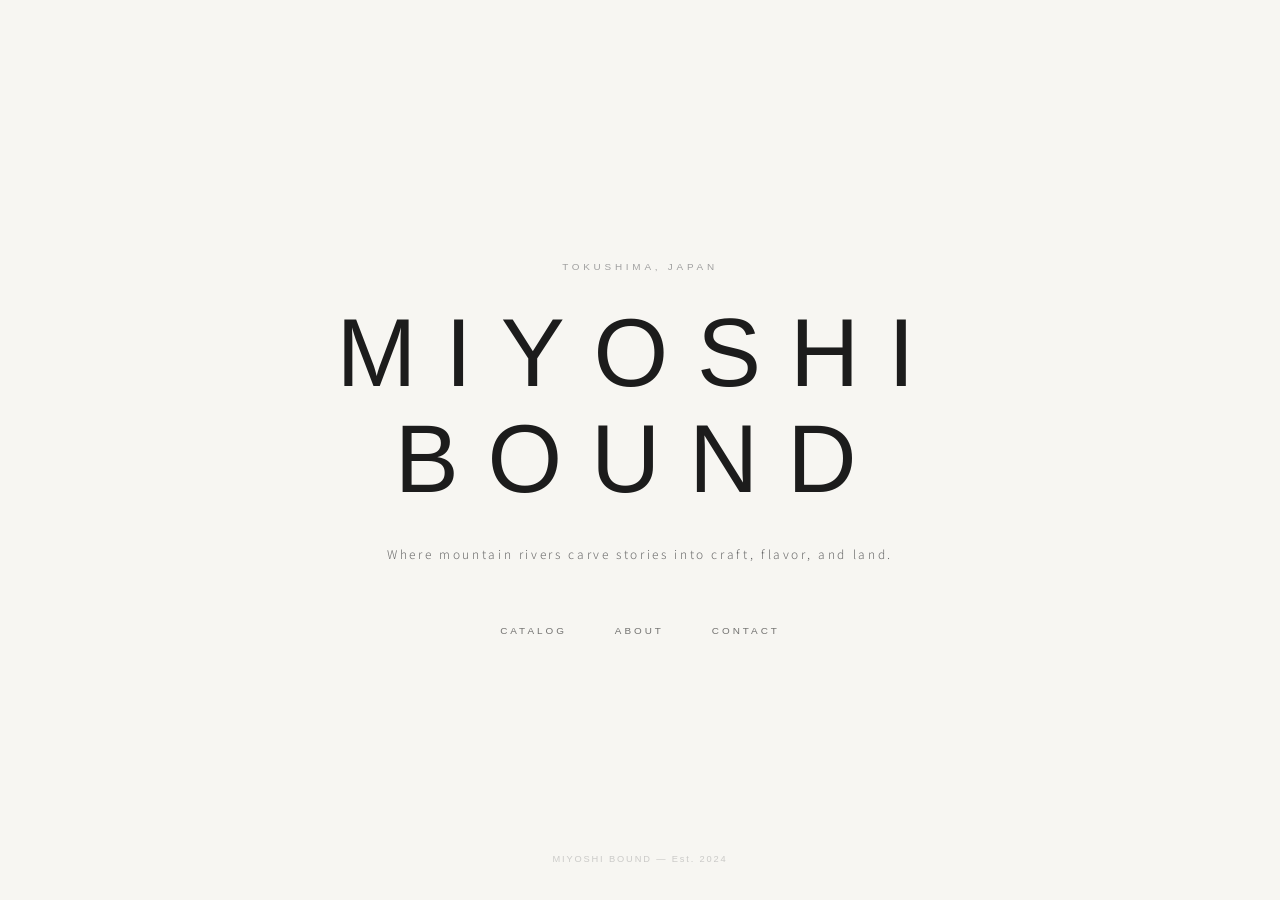
<file: index.html>
<!DOCTYPE html>
<html lang="en">
<head>
  <meta charset="UTF-8">
  <meta name="viewport" content="width=device-width, initial-scale=1.0">
  <title>MIYOSHI BOUND</title>
  <meta name="description" content="A curated platform for artisans and producers of Miyoshi, Tokushima.">
  <link rel="stylesheet" href="css/style.css">
  <style>
    html, body { overflow: hidden; height: 100%; }
    /* 背景をオフホワイトに上書き */
    .hero { background: var(--bg) !important; }
    .hero__overlay { background: transparent !important; }
    .hero__content { color: var(--ink) !important; }
    .hero__eyebrow { color: var(--ink-muted) !important; opacity: 1 !important; }
    .hero__title { color: var(--ink) !important; }
    .hero__subtitle { color: var(--ink-light) !important; opacity: 1 !important; }
    .hero__nav a { color: var(--ink) !important; opacity: 0.6 !important; }
    .hero__nav a:hover { opacity: 1 !important; border-bottom-color: var(--ink) !important; }
    .hero__footer { color: var(--ink-muted) !important; opacity: 0.5 !important; }
    /* ナビを中央揃えに */
    .hero__nav { justify-content: center !important; }

    /* Entrance animation */
    .hero__content > * {
      opacity: 0;
      transform: translateY(14px);
      animation: fadeUp 1.1s ease forwards;
    }
    .hero__eyebrow  { animation-delay: 0.3s; }
    .hero__title    { animation-delay: 0.6s; }
    .hero__subtitle { animation-delay: 0.9s; }
    .hero__nav      { animation-delay: 1.2s; }
    @keyframes fadeUp { to { opacity: 1; transform: translateY(0); } }
  </style>
</head>
<body>

  <section class="hero">
    <!-- 背景画像: /images/hero.jpg に差し替えてください -->
    <div class="hero__overlay"></div>

    <div class="hero__content">
      <p class="hero__eyebrow">Tokushima, Japan</p>
      <h1 class="hero__title">MIYOSHI<br>BOUND</h1>
      <p class="hero__subtitle">Where mountain rivers carve stories into craft, flavor, and land.</p>
      <nav>
        <ul class="hero__nav">
          <li><a href="index-catalog.html">Catalog</a></li>
          <li><a href="about.html">About</a></li>
          <li><a href="contact.html">Contact</a></li>
        </ul>
      </nav>
    </div>

    <p class="hero__footer">MIYOSHI BOUND — Est. 2024</p>
  </section>

  <script src="js/tracking.js"></script>
  <script>
    MiyoshiTrack.send({ shop: 'index', type: 'view' });
  </script>
</body>
</html>
</file>
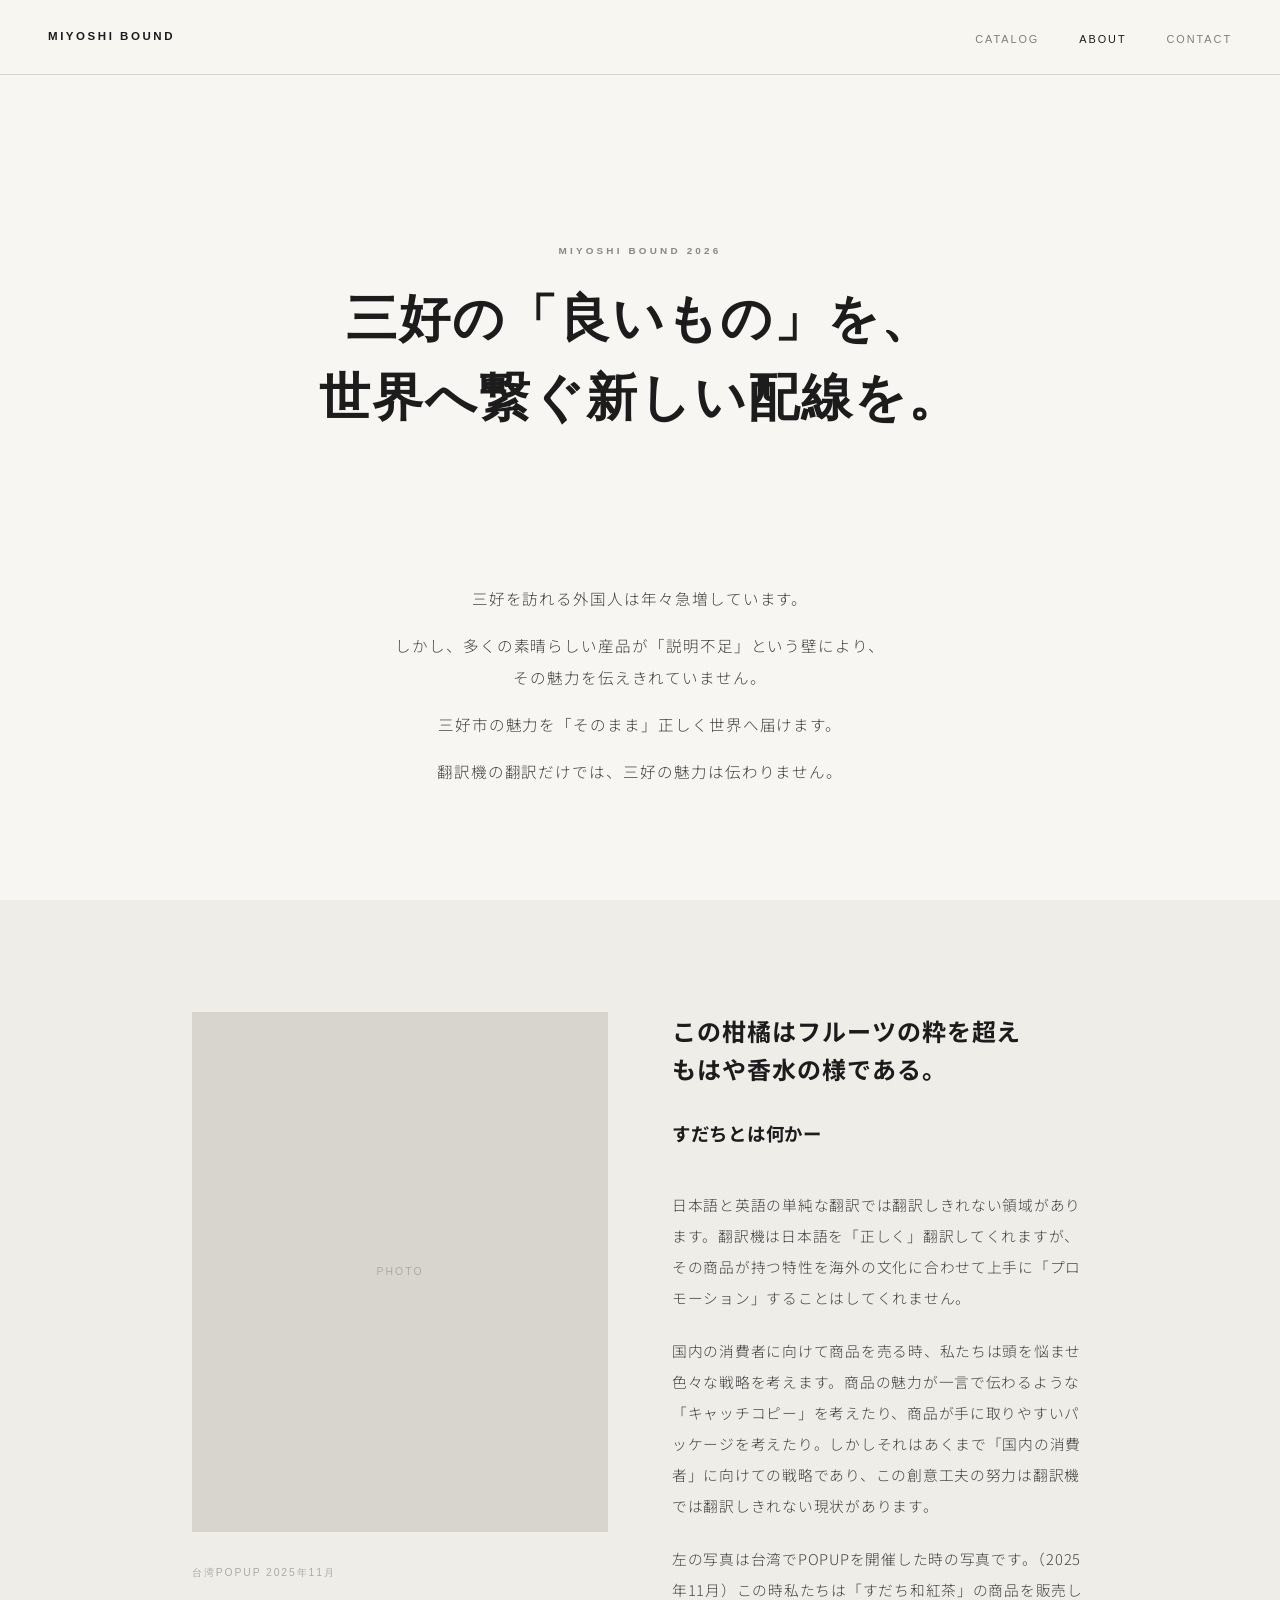
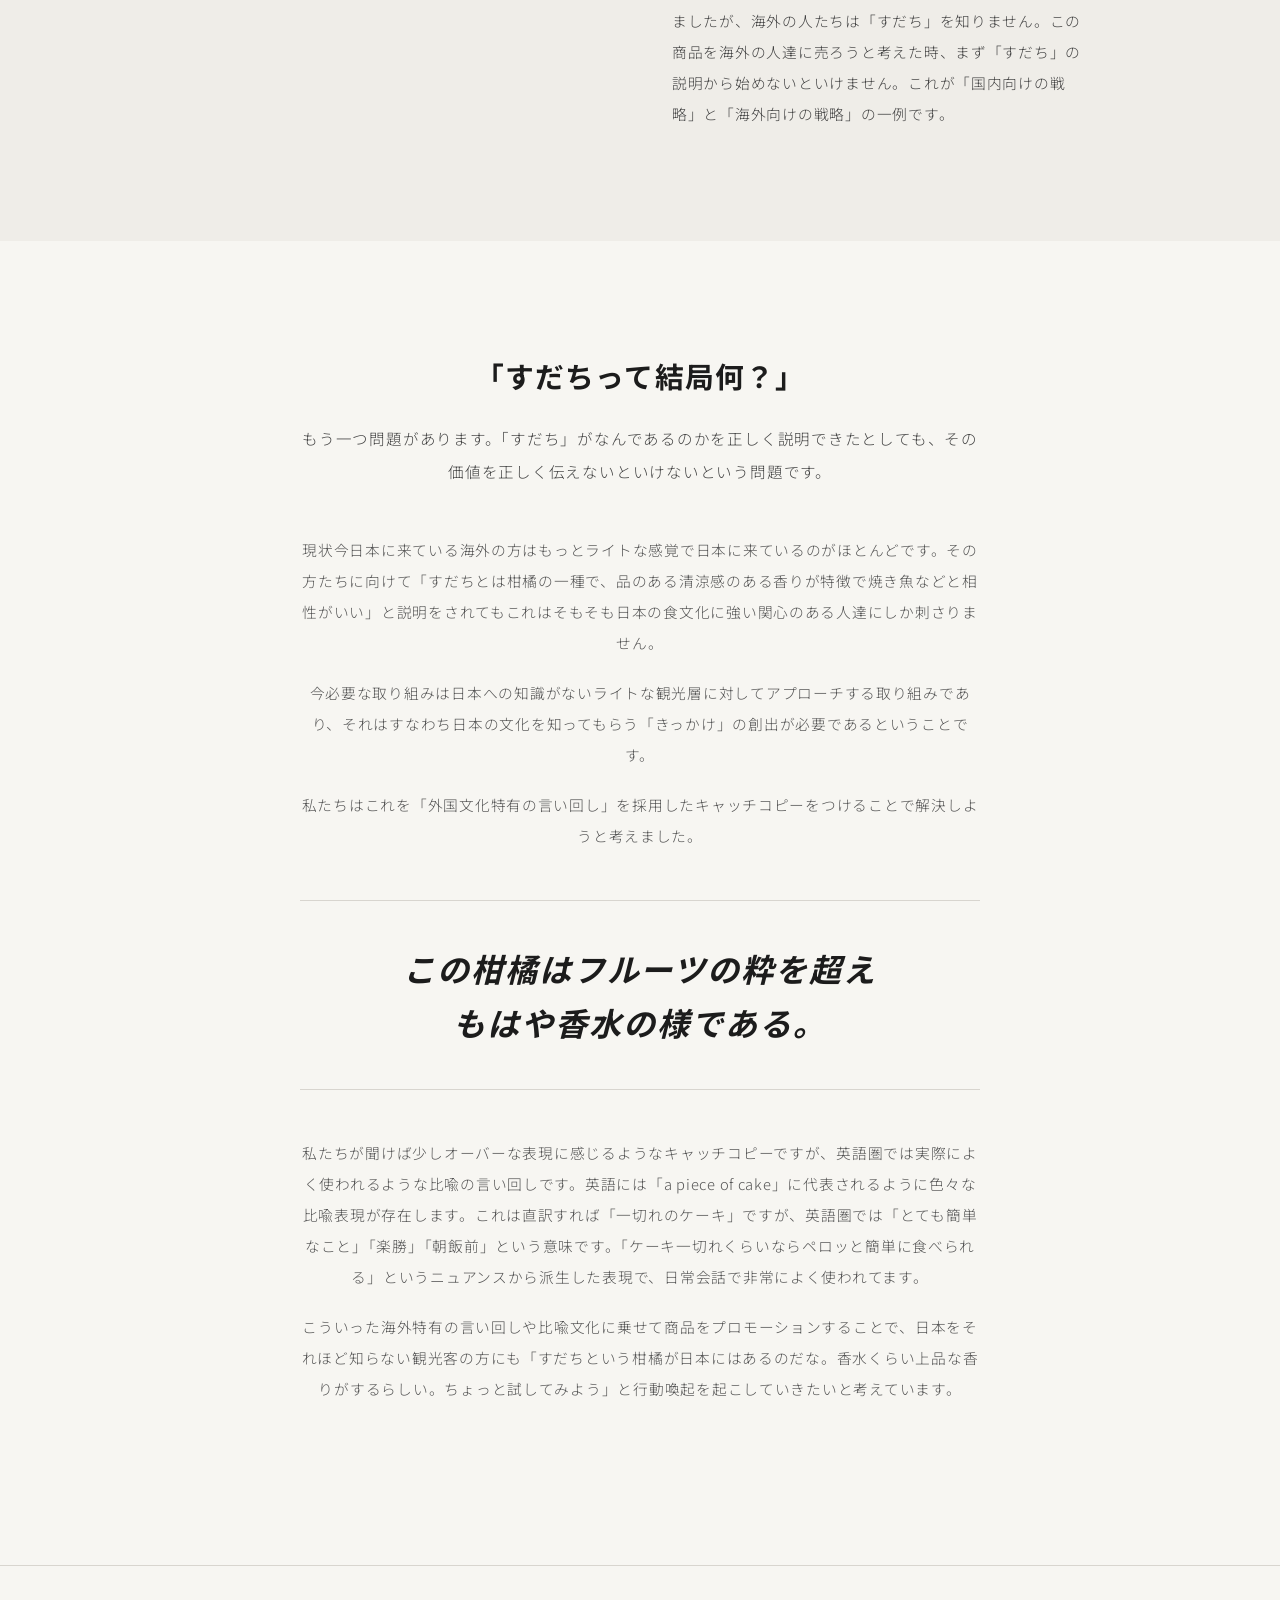
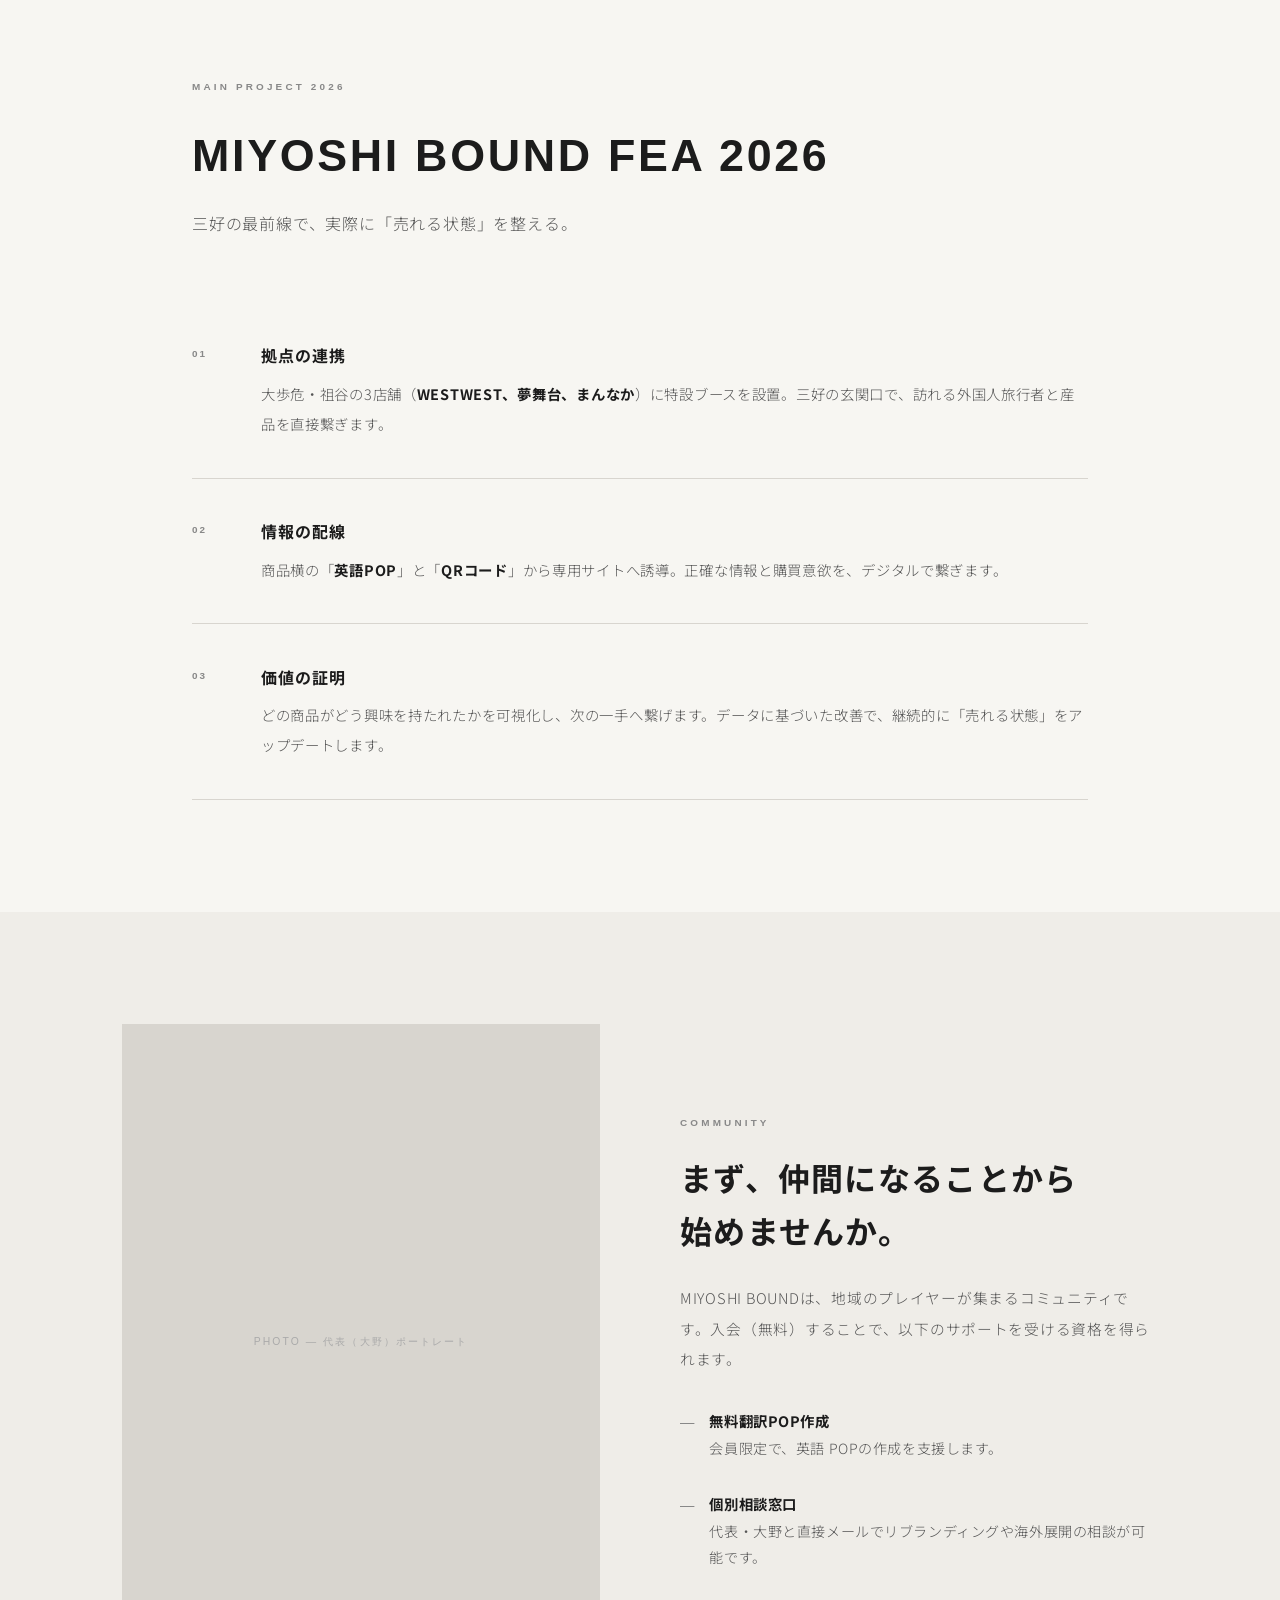
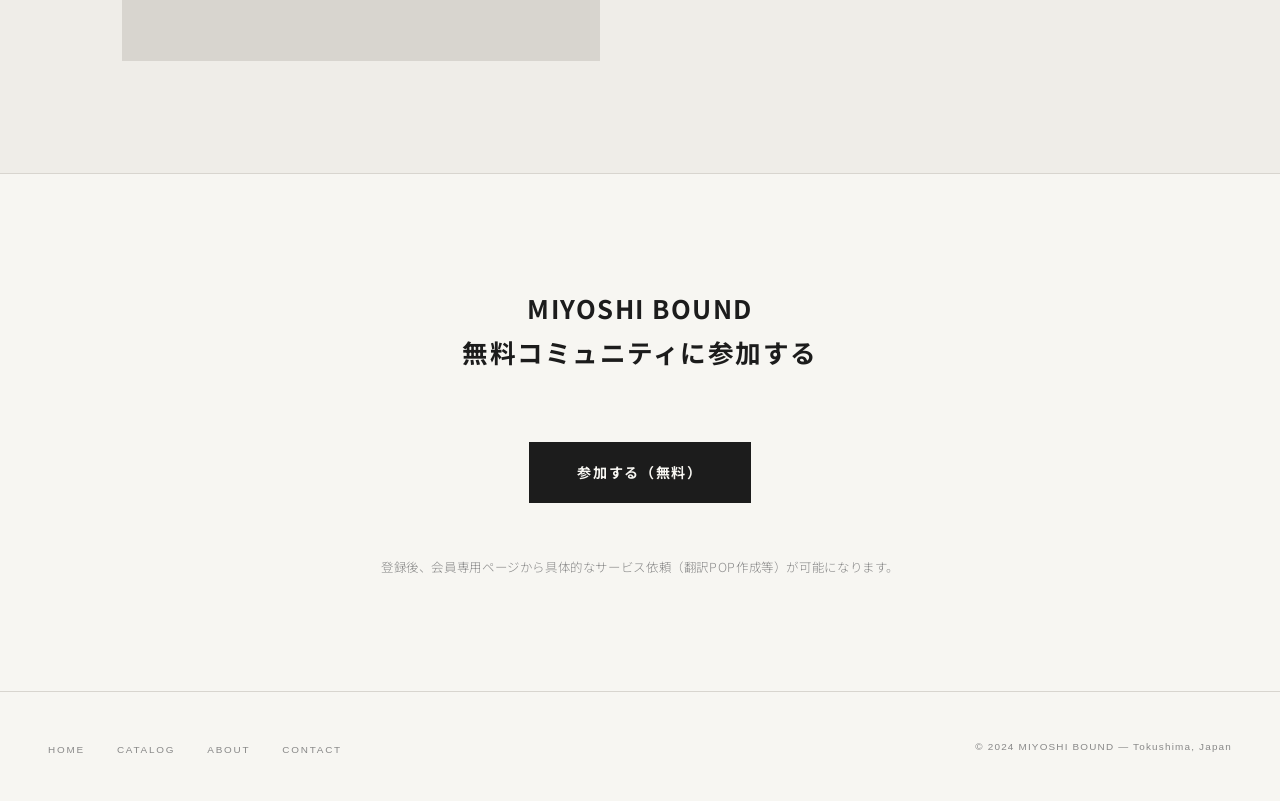
<file: about.html>
<!DOCTYPE html>
<html lang="ja">
<head>
  <meta charset="UTF-8" />
  <meta name="viewport" content="width=device-width, initial-scale=1.0" />
  <meta name="description" content="MIYOSHI BOUNDは、三好市の良いものを世界へ繋ぐデジタルプラットフォームです。" />
  <title>About — MIYOSHI BOUND</title>

  <link rel="preconnect" href="https://fonts.googleapis.com" />
  <link rel="preconnect" href="https://fonts.gstatic.com" crossorigin />
  <link href="https://fonts.googleapis.com/css2?family=Noto+Sans+JP:wght@300;400;500;700&display=swap" rel="stylesheet" />
  <link rel="stylesheet" href="css/style.css" />

  <style>
    *, *::before, *::after { box-sizing: border-box; margin: 0; padding: 0; }

    body {
      background: #F7F6F2;
      color: #1C1C1C;
      font-family: 'Noto Sans JP', Helvetica, Arial, sans-serif;
      line-height: 1.8;
      letter-spacing: 0.05em;
    }

    /* Nav */
    .a-nav {
      position: fixed; top: 0; left: 0; right: 0; z-index: 100;
      display: flex; justify-content: space-between; align-items: center;
      padding: 1.4rem 3rem;
      background: rgba(247,246,242,0.93);
      backdrop-filter: blur(8px);
      border-bottom: 1px solid #D8D5CF;
    }
    .a-nav__logo {
      font-family: Helvetica, Arial, sans-serif;
      font-size: 0.72rem; font-weight: 700;
      letter-spacing: 0.22em; text-transform: uppercase;
      color: #1C1C1C; text-decoration: none;
    }
    .a-nav__links { list-style: none; display: flex; gap: 2.5rem; }
    .a-nav__links a {
      font-family: Helvetica, Arial, sans-serif;
      font-size: 0.68rem; letter-spacing: 0.18em; text-transform: uppercase;
      color: #1C1C1C; text-decoration: none; opacity: 0.55; transition: opacity 0.2s;
    }
    .a-nav__links a:hover, .a-nav__links a[aria-current] { opacity: 1; }
    @media (max-width: 640px) {
      .a-nav { padding: 1.1rem 1.5rem; }
      .a-nav__links { gap: 1.4rem; }
    }

    /* Utilities */
    .wrap { max-width: 960px; margin: 0 auto; padding: 0 2rem; }
    .wrap--wide { max-width: 1100px; margin: 0 auto; padding: 0 2rem; }
    .section { padding: 7rem 0; }
    .section--accent { background: #EFEDE8; }
    .section--bordered { border-top: 1px solid #D8D5CF; }

    .eyebrow {
      font-family: Helvetica, Arial, sans-serif;
      font-size: 0.62rem; font-weight: 700;
      letter-spacing: 0.32em; text-transform: uppercase;
      color: #888; margin-bottom: 1.2rem;
    }

    /* Fade-in */
    .fi { opacity: 0; transform: translateY(22px); transition: opacity 0.7s ease, transform 0.7s ease; }
    .fi.on { opacity: 1; transform: none; }

    /* Photo placeholder */
    .photo-ph {
      background: #D8D5CF;
      display: flex; align-items: center; justify-content: center; overflow: hidden;
    }
    .photo-ph span {
      font-family: Helvetica, Arial, sans-serif;
      font-size: 0.65rem; letter-spacing: 0.2em; text-transform: uppercase; color: #aaa;
    }
    .photo-ph img { width: 100%; height: 100%; object-fit: cover; display: block; }

    /* 1. HERO */
    .hero { padding-top: 9rem; padding-bottom: 0; }
    .hero__head { text-align: center; padding-bottom: 3.5rem; }
    .hero__title {
      font-size: clamp(1.9rem, 5vw, 3.2rem);
      font-weight: 700; line-height: 1.55; letter-spacing: 0.04em;
      margin: 0.8rem 0 2rem;
    }
    .hero__body { max-width: 660px; margin: 3.5rem auto 0; text-align: center; }
    .hero__body p {
      font-size: 0.97rem; line-height: 2.1;
      letter-spacing: 0.06em; color: #444; margin-bottom: 0.9rem;
    }

    /* 2. INSIGHT */
    .insight__headline {
      font-size: clamp(1.2rem, 3vw, 1.75rem);
      font-weight: 700; line-height: 1.65; letter-spacing: 0.04em;
      margin-bottom: 4rem;
    }
    /* 2カラム：左に写真、右に長文テキスト */
    .insight__cols {
      display: grid;
      grid-template-columns: 1fr 1fr;
      gap: 4rem;
      align-items: start;
    }
    @media (max-width: 720px) { .insight__cols { grid-template-columns: 1fr; } }
    .insight__col { display: flex; flex-direction: column; gap: 1.4rem; }
    .insight__img { width: 100%; aspect-ratio: 4 / 5; }
    .insight__text { font-size: 0.92rem; line-height: 2.1; letter-spacing: 0.05em; color: #444; }
    .insight__text p { margin-bottom: 1.4rem; }
    .insight__text p:last-child { margin-bottom: 0; }
    .insight__text strong { color: #1C1C1C; font-weight: 700; }
    .insight__lead {
      font-size: clamp(1.1rem, 2.5vw, 1.5rem);
      font-weight: 700; line-height: 1.6; letter-spacing: 0.04em;
      color: #1C1C1C; margin-bottom: 0.5rem;
    }
    .insight__sub {
      font-size: clamp(0.95rem, 2vw, 1.15rem);
      font-weight: 700; line-height: 1.6; letter-spacing: 0.04em;
      color: #1C1C1C; margin-bottom: 1.2rem;
    }
    .insight__caption {
      font-family: Helvetica, Arial, sans-serif;
      font-size: 0.65rem; letter-spacing: 0.18em; text-transform: uppercase;
      color: #aaa; margin-top: 0.6rem;
    }

    /* 3. FEA */
    .fea__head { margin-bottom: 4rem; }
    .fea__title {
      font-family: Helvetica, Arial, sans-serif;
      font-size: clamp(1.7rem, 4vw, 2.8rem);
      font-weight: 700; letter-spacing: 0.06em; margin-bottom: 0.8rem;
    }
    .fea__subtitle { font-size: 1rem; line-height: 1.9; letter-spacing: 0.05em; color: #555; max-width: 520px; }
    .fea__item {
      display: grid; grid-template-columns: 2.8rem 1fr;
      gap: 1.5rem; align-items: start;
      padding: 2.4rem 0; border-bottom: 1px solid #D8D5CF;
    }
    .fea__item:first-of-type { border-top: 1px solid #D8D5CF; }
    .fea__num {
      font-family: Helvetica, Arial, sans-serif;
      font-size: 0.62rem; font-weight: 700; letter-spacing: 0.2em; color: #888; padding-top: 0.25rem;
    }
    .fea__item-title { font-size: 1rem; font-weight: 700; letter-spacing: 0.06em; margin-bottom: 0.55rem; }
    .fea__item-body { font-size: 0.9rem; line-height: 2.1; letter-spacing: 0.05em; color: #555; }
    .fea__item-body strong { color: #1C1C1C; font-weight: 700; }

    /* 4. COMMUNITY */
    .community__inner { display: grid; grid-template-columns: 1fr 1fr; gap: 5rem; align-items: center; }
    @media (max-width: 720px) { .community__inner { grid-template-columns: 1fr; gap: 3rem; } }
    .community__img { width: 100%; aspect-ratio: 3 / 4; }
    .community__headline {
      font-size: clamp(1.3rem, 3vw, 2rem);
      font-weight: 700; line-height: 1.65; letter-spacing: 0.04em; margin-bottom: 1.6rem;
    }
    .community__body { font-size: 0.92rem; line-height: 2.1; letter-spacing: 0.05em; color: #555; margin-bottom: 2rem; }
    .benefits { list-style: none; display: flex; flex-direction: column; gap: 1.8rem; }
    .benefits li {
      display: grid;
      grid-template-columns: auto 1fr;
      grid-template-rows: auto auto;
      column-gap: 0.9rem;
      font-size: 0.9rem; line-height: 1.9; letter-spacing: 0.04em; color: #444;
    }
    .benefits li::before {
      content: '—'; color: #888; font-family: Helvetica, Arial, sans-serif;
      grid-row: 1 / 3; align-self: start; padding-top: 0.1em; flex-shrink: 0;
    }
    .benefits strong {
      color: #1C1C1C; font-weight: 700; display: block;
      grid-column: 2; grid-row: 1;
    }
    .benefits span {
      display: block; grid-column: 2; grid-row: 2;
      color: #555; font-size: 0.88rem; line-height: 1.9;
    }

    /* 5. CTA */
    .cta { text-align: center; }
    .cta__title {
      font-size: clamp(1.1rem, 2.5vw, 1.6rem);
      font-weight: 700; letter-spacing: 0.06em; line-height: 1.7; margin-bottom: 2.5rem;
    }
    .cta__btn {
      display: inline-block; padding: 1.1rem 3rem;
      background: #1C1C1C; color: #F7F6F2;
      font-family: 'Noto Sans JP', sans-serif;
      font-size: 0.88rem; font-weight: 700; letter-spacing: 0.12em;
      text-decoration: none; transition: opacity 0.2s; margin-bottom: 1.5rem;
    }
    .cta__btn:hover { opacity: 0.72; }
    .cta__note { font-size: 0.78rem; line-height: 1.9; letter-spacing: 0.05em; color: #888; }

    /* Insight center layout */
    .insight-center {
      max-width: 680px;
      margin: 0 auto 3rem;
      text-align: center;
    }
    .insight-center__q {
      font-size: clamp(1.2rem, 3vw, 1.8rem);
      font-weight: 700; letter-spacing: 0.04em; line-height: 1.6;
      margin-bottom: 1.4rem;
    }
    .insight-center__lead {
      font-size: 0.97rem; line-height: 2.1; letter-spacing: 0.05em; color: #444;
    }
    .insight-center__body {
      font-size: 0.92rem; line-height: 2.1; letter-spacing: 0.05em; color: #555;
      margin-bottom: 1.2rem;
    }
    .insight-quote {
      max-width: 680px;
      margin: 2rem auto 3rem;
      text-align: center;
      padding: 2.5rem 2rem;
      border-top: 1px solid #D8D5CF;
      border-bottom: 1px solid #D8D5CF;
    }
    .insight-quote__text {
      font-size: clamp(1.3rem, 3vw, 2rem);
      font-weight: 700; line-height: 1.7; letter-spacing: 0.06em;
      font-style: italic; color: #1C1C1C;
    }

    /* Footer */
    .a-footer {
      border-top: 1px solid #D8D5CF; padding: 2.5rem 3rem;
      display: flex; justify-content: space-between; align-items: center; flex-wrap: wrap; gap: 1rem;
    }
    .a-footer__nav { list-style: none; display: flex; gap: 2rem; }
    .a-footer__nav a {
      font-family: Helvetica, Arial, sans-serif;
      font-size: 0.62rem; letter-spacing: 0.18em; text-transform: uppercase;
      color: #888; text-decoration: none; transition: color 0.2s;
    }
    .a-footer__nav a:hover { color: #1C1C1C; }
    .a-footer__copy { font-family: Helvetica, Arial, sans-serif; font-size: 0.62rem; letter-spacing: 0.12em; color: #888; }
  </style>
</head>
<body>

  <!-- Nav -->
  <nav class="a-nav" aria-label="Site navigation">
    <a href="index.html" class="a-nav__logo">MIYOSHI BOUND</a>
    <ul class="a-nav__links" role="list">
      <li><a href="index-catalog.html">Catalog</a></li>
      <li><a href="about.html" aria-current="page">About</a></li>
      <li><a href="contact.html">Contact</a></li>
    </ul>
  </nav>


  <!-- 1. HERO -->
  <section class="hero section">
    <div class="wrap hero__head fi">
      <p class="eyebrow">MIYOSHI BOUND 2026</p>
      <h1 class="hero__title">三好の「良いもの」を、<br>世界へ繋ぐ新しい配線を。</h1>
    </div>

    <!-- 写真プレースホルダー：後で実写に差し替え -->
    <!-- <img src="images/hero-miyoshi.jpg" alt="三好の風景"> -->

    <div class="wrap">
      <div class="hero__body fi">
        <p>三好を訪れる外国人は年々急増しています。</p>
        <p>しかし、多くの素晴らしい産品が「説明不足」という壁により、<br>その魅力を伝えきれていません。</p>
        <p>三好市の魅力を「そのまま」正しく世界へ届けます。</p>
        <p>翻訳機の翻訳だけでは、三好の魅力は伝わりません。</p>
      </div>
    </div>
  </section>


  <!-- 2. INSIGHT -->
  <section class="section section--accent">
    <div class="wrap">
      <div class="insight__cols">

        <!-- 左：写真（後で実写に差し替え） -->
        <div class="insight__col fi">
          <div class="insight__img photo-ph">
            <!-- 後で実写に差し替え: <img src="images/taiwan-popup.jpg" alt="台湾POPUPの写真"> -->
            <span>PHOTO</span>
          </div>
          <p class="insight__caption">台湾POPUP 2025年11月</p>
        </div>

        <!-- 右：長文テキスト -->
        <div class="insight__col fi">
          <p class="insight__lead">この柑橘はフルーツの粋を超え<br>もはや香水の様である。</p>
          <p class="insight__sub">すだちとは何かー</p>

          <div class="insight__text">
            <p>日本語と英語の単純な翻訳では翻訳しきれない領域があります。翻訳機は日本語を「正しく」翻訳してくれますが、その商品が持つ特性を海外の文化に合わせて上手に「プロモーション」することはしてくれません。</p>

            <p>国内の消費者に向けて商品を売る時、私たちは頭を悩ませ色々な戦略を考えます。商品の魅力が一言で伝わるような「キャッチコピー」を考えたり、商品が手に取りやすいパッケージを考えたり。しかしそれはあくまで「国内の消費者」に向けての戦略であり、この創意工夫の努力は翻訳機では翻訳しきれない現状があります。</p>

            <p>左の写真は台湾でPOPUPを開催した時の写真です。（2025年11月）この時私たちは「すだち和紅茶」の商品を販売しましたが、海外の人たちは「すだち」を知りません。この商品を海外の人達に売ろうと考えた時、まず「すだち」の説明から始めないといけません。これが「国内向けの戦略」と「海外向けの戦略」の一例です。</p>


          </div>
        </div>

      </div>
    </div>
  </section>


  <!-- 2b. INSIGHT CONTINUATION（中央配置） -->
  <section class="section">
    <div class="wrap">
      <div class="insight-center fi">
        <h3 class="insight-center__q">「すだちって結局何？」</h3>
        <p class="insight-center__lead">もう一つ問題があります。「すだち」がなんであるのかを正しく説明できたとしても、その価値を正しく伝えないといけないという問題です。</p>
      </div>

      <div class="insight-center fi">
        <p class="insight-center__body">現状今日本に来ている海外の方はもっとライトな感覚で日本に来ているのがほとんどです。その方たちに向けて「すだちとは柑橘の一種で、品のある清涼感のある香りが特徴で焼き魚などと相性がいい」と説明をされてもこれはそもそも日本の食文化に強い関心のある人達にしか刺さりません。</p>
        <p class="insight-center__body">今必要な取り組みは日本への知識がないライトな観光層に対してアプローチする取り組みであり、それはすなわち日本の文化を知ってもらう「きっかけ」の創出が必要であるということです。</p>
        <p class="insight-center__body">私たちはこれを「外国文化特有の言い回し」を採用したキャッチコピーをつけることで解決しようと考えました。</p>
      </div>

      <div class="insight-quote fi">
        <p class="insight-quote__text">この柑橘はフルーツの粋を超え<br>もはや香水の様である。</p>
      </div>

      <div class="insight-center fi">
        <p class="insight-center__body">私たちが聞けば少しオーバーな表現に感じるようなキャッチコピーですが、英語圏では実際によく使われるような比喩の言い回しです。英語には「a piece of cake」に代表されるように色々な比喩表現が存在します。これは直訳すれば「一切れのケーキ」ですが、英語圏では「とても簡単なこと」「楽勝」「朝飯前」という意味です。「ケーキ一切れくらいならペロッと簡単に食べられる」というニュアンスから派生した表現で、日常会話で非常によく使われてます。</p>
        <p class="insight-center__body">こういった海外特有の言い回しや比喩文化に乗せて商品をプロモーションすることで、日本をそれほど知らない観光客の方にも「すだちという柑橘が日本にはあるのだな。香水くらい上品な香りがするらしい。ちょっと試してみよう」と行動喚起を起こしていきたいと考えています。</p>
      </div>
    </div>
  </section>


  <!-- 3. FEA -->
  <section class="section section--bordered">
    <div class="wrap">
      <div class="fea__head fi">
        <p class="eyebrow">Main Project 2026</p>
        <h2 class="fea__title">MIYOSHI BOUND FEA 2026</h2>
        <p class="fea__subtitle">三好の最前線で、実際に「売れる状態」を整える。</p>
      </div>

      <div class="fea__item fi">
        <span class="fea__num">01</span>
        <div>
          <p class="fea__item-title">拠点の連携</p>
          <p class="fea__item-body">大歩危・祖谷の3店舗（<strong>WESTWEST、夢舞台、まんなか</strong>）に特設ブースを設置。三好の玄関口で、訪れる外国人旅行者と産品を直接繋ぎます。</p>
        </div>
      </div>

      <div class="fea__item fi">
        <span class="fea__num">02</span>
        <div>
          <p class="fea__item-title">情報の配線</p>
          <p class="fea__item-body">商品横の「<strong>英語POP</strong>」と「<strong>QRコード</strong>」から専用サイトへ誘導。正確な情報と購買意欲を、デジタルで繋ぎます。</p>
        </div>
      </div>

      <div class="fea__item fi">
        <span class="fea__num">03</span>
        <div>
          <p class="fea__item-title">価値の証明</p>
          <p class="fea__item-body">どの商品がどう興味を持たれたかを可視化し、次の一手へ繋げます。データに基づいた改善で、継続的に「売れる状態」をアップデートします。</p>
        </div>
      </div>
    </div>
  </section>


  <!-- 4. COMMUNITY -->
  <section class="section section--accent">
    <div class="wrap--wide">
      <div class="community__inner">

        <div class="community__img photo-ph fi">
          <!-- 後で実写に差し替え: <img src="images/ohno-portrait.jpg" alt="代表・大野のポートレート"> -->
          <span>PHOTO — 代表（大野）ポートレート</span>
        </div>

        <div class="fi">
          <p class="eyebrow">Community</p>
          <h2 class="community__headline">まず、仲間になることから<br>始めませんか。</h2>
          <p class="community__body">MIYOSHI BOUNDは、地域のプレイヤーが集まるコミュニティです。入会（無料）することで、以下のサポートを受ける資格を得られます。</p>
          <ul class="benefits">
            <li><strong>無料翻訳POP作成</strong><span>会員限定で、英語 POPの作成を支援します。</span></li>
            <li><strong>個別相談窓口</strong><span>代表・大野と直接メールでリブランディングや海外展開の相談が可能です。</span></li>
          </ul>
        </div>

      </div>
    </div>
  </section>


  <!-- 5. CTA -->
  <section class="section section--bordered cta fi">
    <div class="wrap">
      <h2 class="cta__title">MIYOSHI BOUND<br>無料コミュニティに参加する</h2>
      <br>
      <a href="contact.html" class="cta__btn">参加する（無料）</a>
      <br><br>
      <p class="cta__note">登録後、会員専用ページから具体的なサービス依頼（翻訳POP作成等）が可能になります。</p>
    </div>
  </section>


  <!-- Footer -->
  <footer class="a-footer">
    <ul class="a-footer__nav">
      <li><a href="index.html">Home</a></li>
      <li><a href="index-catalog.html">Catalog</a></li>
      <li><a href="about.html">About</a></li>
      <li><a href="contact.html">Contact</a></li>
    </ul>
    <p class="a-footer__copy">© 2024 MIYOSHI BOUND — Tokushima, Japan</p>
  </footer>

  <script src="js/tracking.js"></script>
  <script>
    MiyoshiTrack.send({ shop: 'about', type: 'view' });
    const io = new IntersectionObserver((entries) => {
      entries.forEach(e => { if (e.isIntersecting) { e.target.classList.add('on'); io.unobserve(e.target); } });
    }, { threshold: 0.08 });
    document.querySelectorAll('.fi').forEach(el => io.observe(el));
  </script>

</body>
</html>
</file>
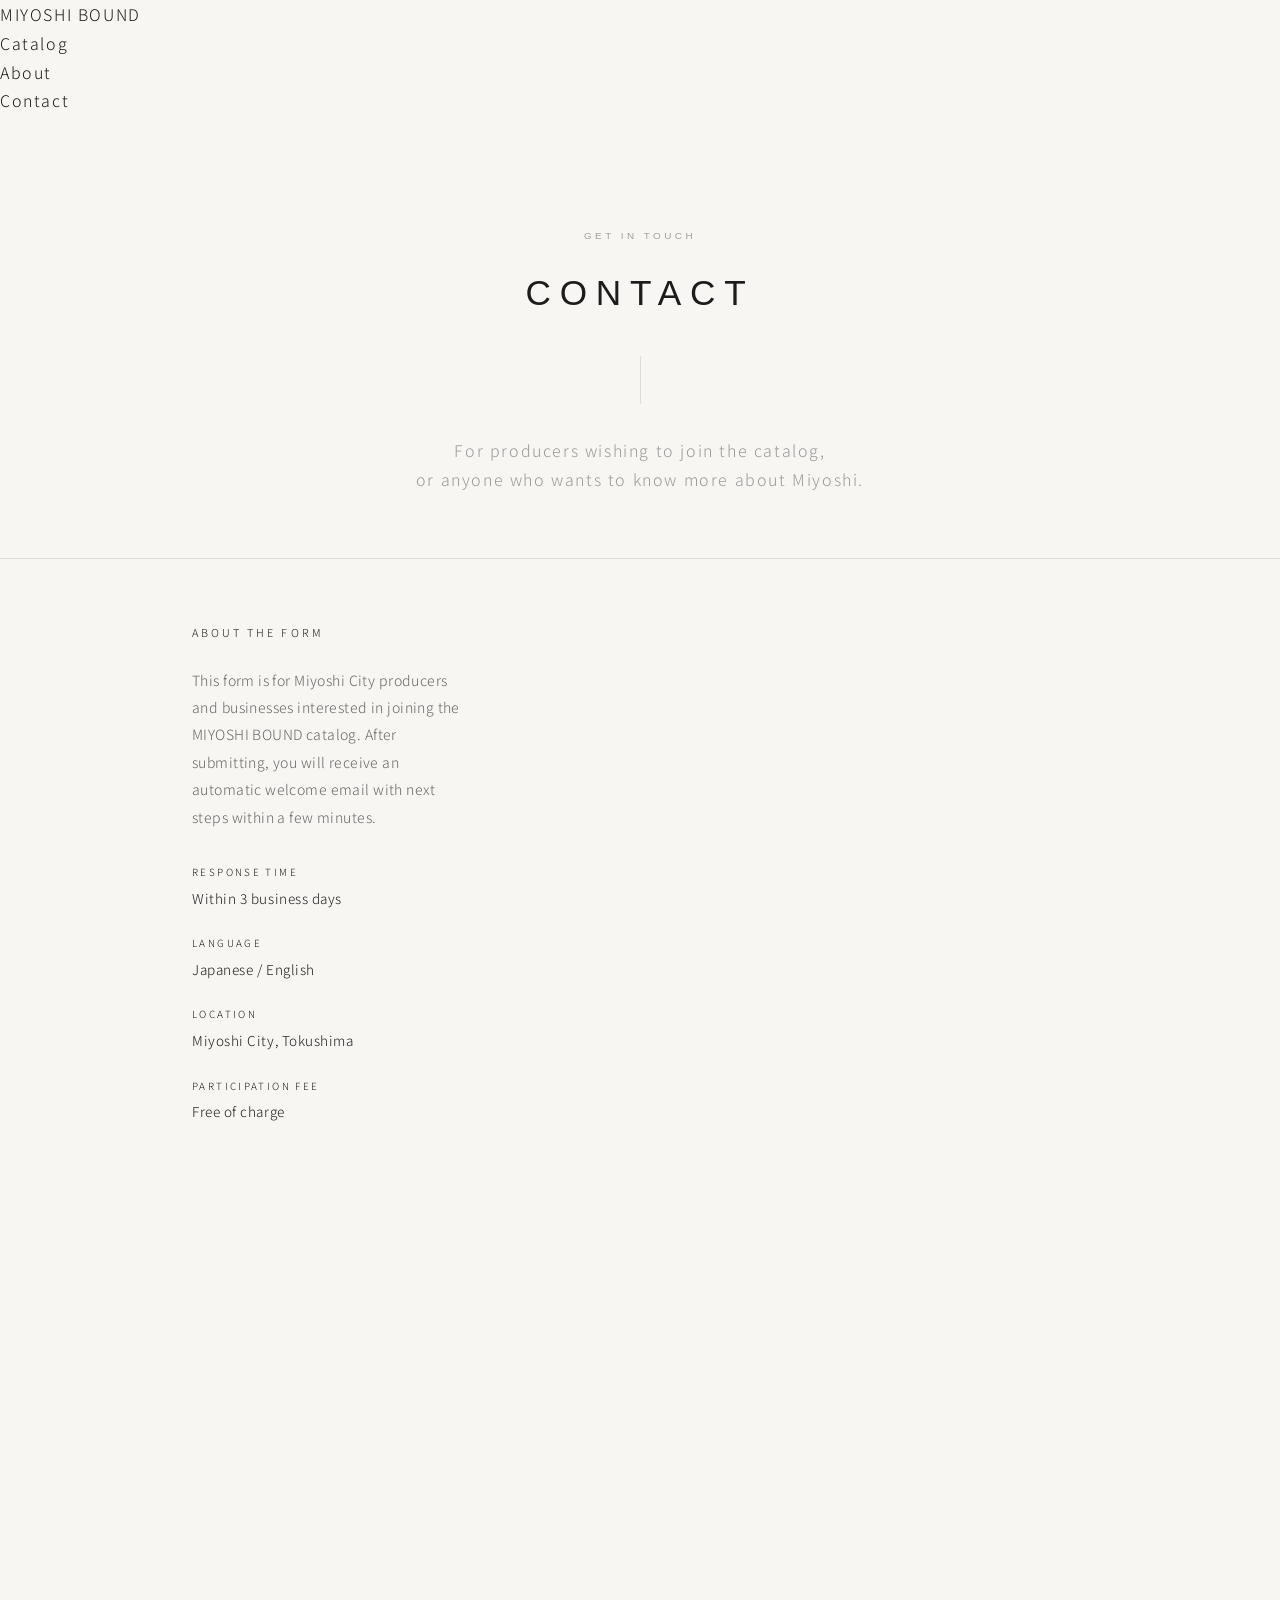
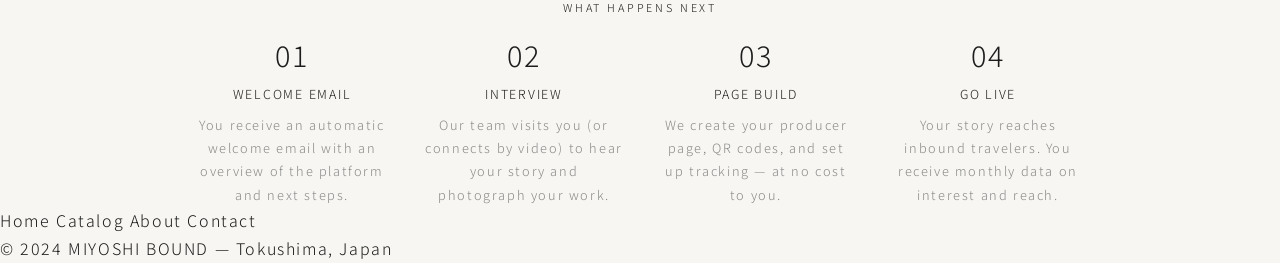
<file: contact.html>
<!DOCTYPE html>
<html lang="en">
<head>
  <meta charset="UTF-8" />
  <meta name="viewport" content="width=device-width, initial-scale=1.0" />
  <meta name="description" content="Contact MIYOSHI BOUND — Apply to join the catalog or get in touch with the team." />
  <title>Contact — MIYOSHI BOUND</title>

  <!-- Fonts -->
  <link rel="preconnect" href="https://fonts.googleapis.com" />
  <link rel="preconnect" href="https://fonts.gstatic.com" crossorigin />
  <link href="https://fonts.googleapis.com/css2?family=EB+Garamond:ital,wght@0,300;0,400;1,300;1,400&family=Cormorant+Garamond:wght@300;400&display=swap" rel="stylesheet" />

  <link rel="stylesheet" href="css/style.css" />

  <style>
    /* ── Contact-specific ───────────────────────────────── */
    .contact-layout {
      display: grid;
      grid-template-columns: 1fr 2fr;
      gap: clamp(3rem, 6vw, 6rem);
      align-items: start;
      padding-block: var(--space-xl);
    }

    @media (max-width: 768px) {
      .contact-layout {
        grid-template-columns: 1fr;
      }
    }

    /* Sidebar info */
    .contact-sidebar {
      position: sticky;
      top: 6rem;
    }

    .contact-sidebar__title {
      font-size: 0.68rem;
      letter-spacing: 0.28em;
      text-transform: uppercase;
      color: var(--color-muted);
      margin-bottom: 1.5rem;
    }

    .contact-sidebar__body {
      font-size: 0.88rem;
      line-height: 1.95;
      color: #666;
      letter-spacing: 0.03em;
      margin-bottom: 2rem;
    }

    .contact-detail {
      margin-bottom: 1.5rem;
    }

    .contact-detail dt {
      font-size: 0.62rem;
      letter-spacing: 0.24em;
      text-transform: uppercase;
      color: var(--color-muted);
      margin-bottom: 0.3rem;
    }

    .contact-detail dd {
      font-size: 0.85rem;
      letter-spacing: 0.04em;
      color: var(--color-text);
    }

    /* Form area */
    .form-note {
      font-size: 0.78rem;
      line-height: 1.8;
      color: #888;
      letter-spacing: 0.04em;
      margin-bottom: 2rem;
      padding: 1.2rem 1.5rem;
      border-left: 2px solid var(--color-border);
      background: #f5f3ef;
    }

    /* What to expect section */
    .expect-list {
      margin-top: var(--space-lg);
      padding-top: var(--space-lg);
      border-top: 1px solid var(--color-border);
    }

    .expect-list__title {
      font-size: 0.68rem;
      letter-spacing: 0.26em;
      text-transform: uppercase;
      color: var(--color-muted);
      margin-bottom: 1.5rem;
      text-align: center;
    }

    .expect-steps {
      display: grid;
      grid-template-columns: repeat(auto-fit, minmax(180px, 1fr));
      gap: 2rem;
      text-align: center;
    }

    .expect-step__num {
      font-size: 1.8rem;
      font-weight: 300;
      color: var(--color-border);
      line-height: 1;
      margin-bottom: 0.8rem;
    }

    .expect-step__title {
      font-size: 0.78rem;
      letter-spacing: 0.14em;
      text-transform: uppercase;
      color: var(--color-text);
      margin-bottom: 0.5rem;
    }

    .expect-step__body {
      font-size: 0.8rem;
      line-height: 1.8;
      color: #888;
    }
  </style>
</head>
<body>

  <!-- ── Navigation ──────────────────────────────────────── -->
  <nav class="site-nav scrolled" aria-label="Site navigation">
    <a href="index.html" class="site-nav__logo">MIYOSHI BOUND</a>
    <ul class="site-nav__links" role="list">
      <li><a href="index-catalog.html">Catalog</a></li>
      <li><a href="about.html">About</a></li>
      <li><a href="contact.html" aria-current="page">Contact</a></li>
    </ul>
  </nav>

  <main>

    <!-- ── Page Header ───────────────────────────────────── -->
    <header class="page-header">
      <p class="page-header__eyebrow">Get in Touch</p>
      <h1 class="page-header__title">Contact</h1>
      <div class="divider"></div>
      <p class="t-caption" style="max-width:480px; margin-inline:auto; color:#999;">
        For producers wishing to join the catalog,<br>
        or anyone who wants to know more about Miyoshi.
      </p>
    </header>


    <div class="container">
      <div class="contact-layout">

        <!-- ── Sidebar ──────────────────────────────────── -->
        <aside class="contact-sidebar fade-in">
          <p class="contact-sidebar__title">About the Form</p>
          <p class="contact-sidebar__body">
            This form is for Miyoshi City producers and businesses
            interested in joining the MIYOSHI BOUND catalog.
            After submitting, you will receive an automatic welcome
            email with next steps within a few minutes.
          </p>

          <dl>
            <div class="contact-detail">
              <dt>Response Time</dt>
              <dd>Within 3 business days</dd>
            </div>
            <div class="contact-detail">
              <dt>Language</dt>
              <dd>Japanese / English</dd>
            </div>
            <div class="contact-detail">
              <dt>Location</dt>
              <dd>Miyoshi City, Tokushima</dd>
            </div>
            <div class="contact-detail">
              <dt>Participation Fee</dt>
              <dd>Free of charge</dd>
            </div>
          </dl>
        </aside>


        <!-- ── Form Area ─────────────────────────────────── -->
        <div class="fade-in">
          <div class="google-form-wrap">
            <iframe
              src="https://docs.google.com/forms/d/e/1FAIpQLSfRdTNMfnqiuXRMIU1u7YaPNsi4a0WUC0ViUXU6voP8I250qw/viewform?embedded=true"
              width="100%"
              height="967"
              frameborder="0"
              marginheight="0"
              marginwidth="0"
              title="MIYOSHI BOUND お問い合わせフォーム"
              loading="lazy">
              読み込んでいます…
            </iframe>
          </div>

        </div><!-- /form area -->
      </div><!-- /contact-layout -->


      <!-- ── What to Expect ─────────────────────────────── -->
      <div class="expect-list fade-in">
        <p class="expect-list__title">What Happens Next</p>
        <div class="expect-steps">
          <div>
            <p class="expect-step__num">01</p>
            <p class="expect-step__title">Welcome Email</p>
            <p class="expect-step__body">
              You receive an automatic welcome email with an overview of the platform and next steps.
            </p>
          </div>
          <div>
            <p class="expect-step__num">02</p>
            <p class="expect-step__title">Interview</p>
            <p class="expect-step__body">
              Our team visits you (or connects by video) to hear your story and photograph your work.
            </p>
          </div>
          <div>
            <p class="expect-step__num">03</p>
            <p class="expect-step__title">Page Build</p>
            <p class="expect-step__body">
              We create your producer page, QR codes, and set up tracking — at no cost to you.
            </p>
          </div>
          <div>
            <p class="expect-step__num">04</p>
            <p class="expect-step__title">Go Live</p>
            <p class="expect-step__body">
              Your story reaches inbound travelers. You receive monthly data on interest and reach.
            </p>
          </div>
        </div>
      </div>

    </div><!-- /container -->
  </main>


  <!-- ── Footer ─────────────────────────────────────────── -->
  <footer class="site-footer">
    <nav class="site-footer__nav" aria-label="Footer navigation">
      <a href="index.html">Home</a>
      <a href="index-catalog.html">Catalog</a>
      <a href="about.html">About</a>
      <a href="contact.html">Contact</a>
    </nav>
    <p class="site-footer__copy">© 2024 MIYOSHI BOUND — Tokushima, Japan</p>
  </footer>


  <!-- Scripts -->
  <script src="js/tracking.js"></script>
  <script>
    MiyoshiTrack.send({ shop: 'contact', type: 'view' });

    const observer = new IntersectionObserver((entries) => {
      entries.forEach(entry => {
        if (entry.isIntersecting) {
          entry.target.classList.add('visible');
          observer.unobserve(entry.target);
        }
      });
    }, { threshold: 0.08 });

    document.querySelectorAll('.fade-in').forEach(el => observer.observe(el));
  </script>

</body>
</html>
</file>
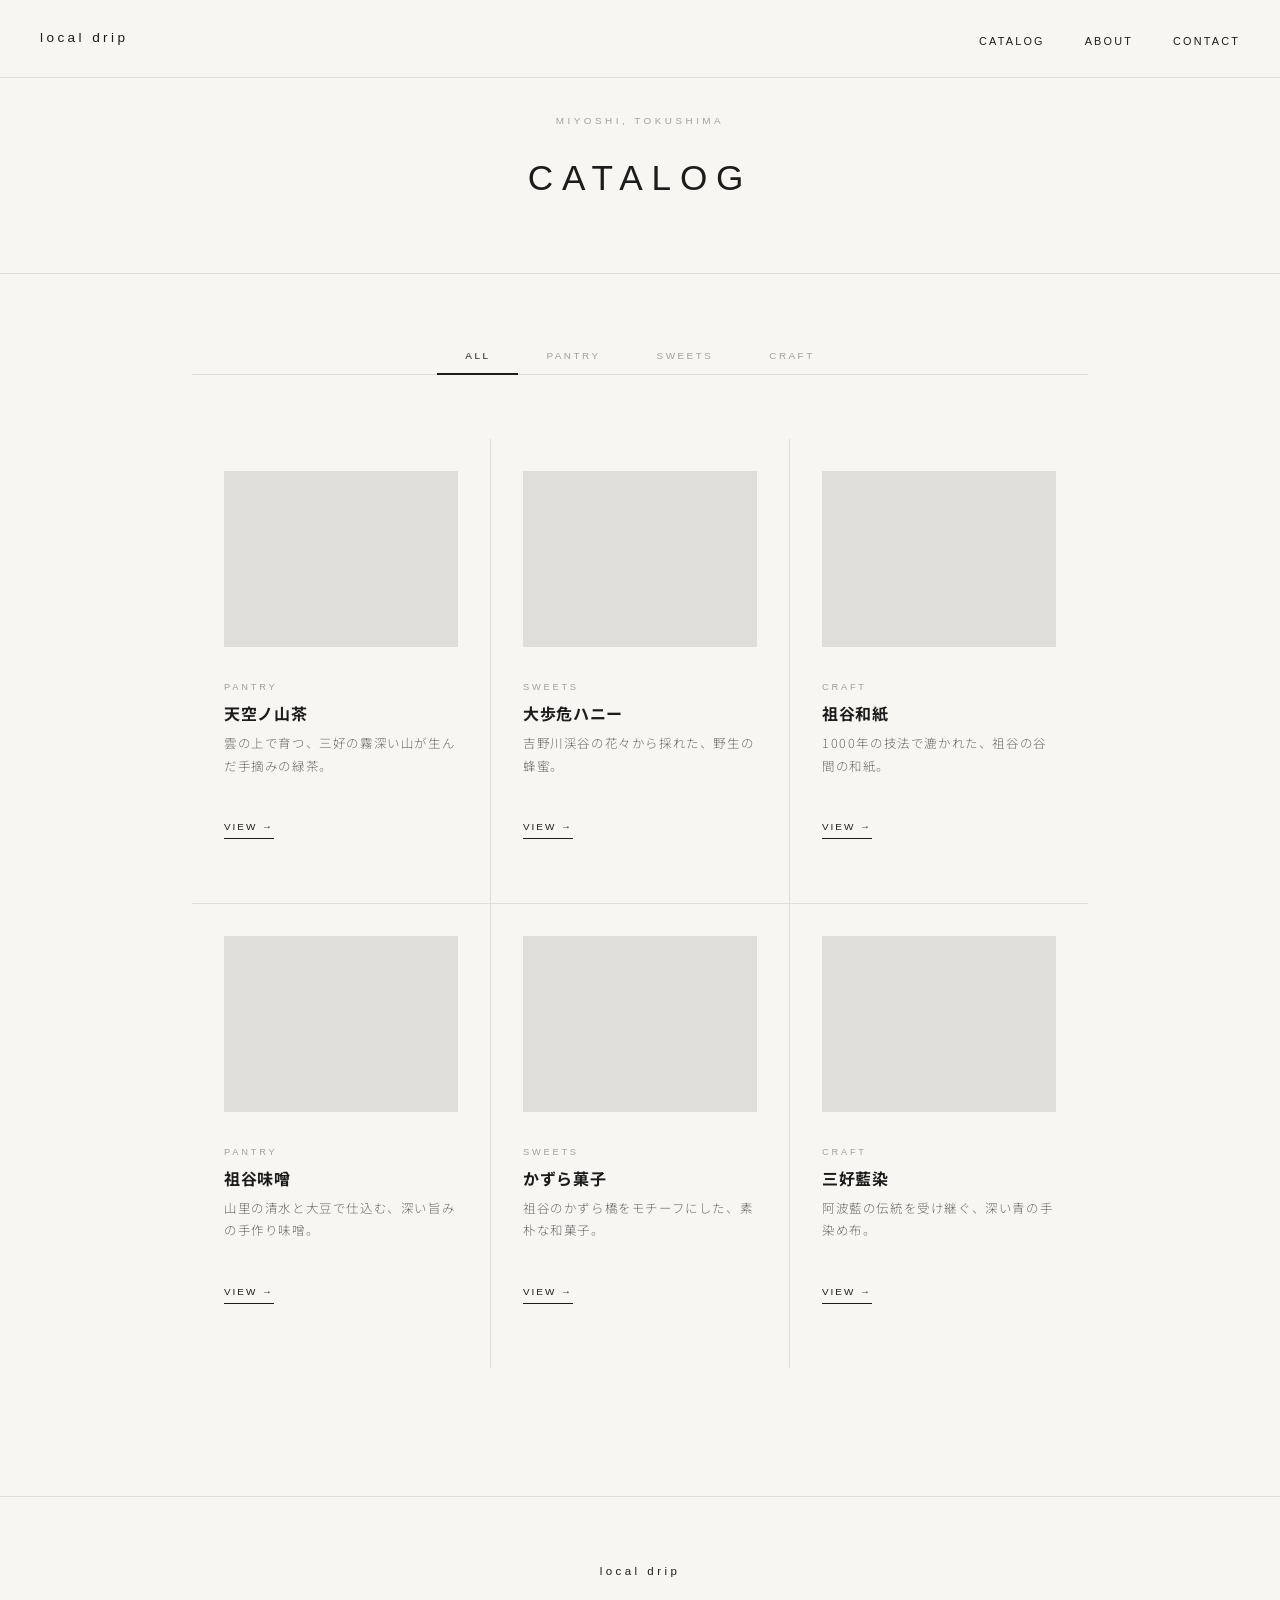
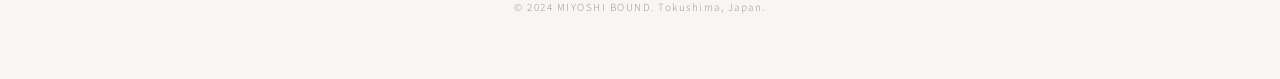
<file: index-catalog.html>
<!DOCTYPE html>
<html lang="en">
<head>
  <meta charset="UTF-8">
  <meta name="viewport" content="width=device-width, initial-scale=1.0">
  <title>Catalog — MIYOSHI BOUND</title>
  <meta name="description" content="Browse artisans and producers of Miyoshi, Tokushima.">
  <link rel="stylesheet" href="css/style.css">
</head>
<body>

  <!-- Navigation -->
  <nav class="nav nav--light">
    <a href="index.html" class="nav__logo">local drip</a>
    <ul class="nav__links">
      <li><a href="index-catalog.html">Catalog</a></li>
      <li><a href="about.html">About</a></li>
      <li><a href="contact.html">Contact</a></li>
    </ul>
  </nav>

  <!-- Page Header -->
  <header class="page-header">
    <p class="page-header__eyebrow">Miyoshi, Tokushima</p>
    <h1 class="page-header__title">Catalog</h1>
  </header>

  <main class="container">

    <!-- Category Filter: ALL / PANTRY / SWEETS / CRAFT -->
    <div class="filter-bar" role="group" aria-label="Filter by category">
      <button class="filter-btn is-active" data-filter="all">All</button>
      <button class="filter-btn" data-filter="pantry">Pantry</button>
      <button class="filter-btn" data-filter="sweets">Sweets</button>
      <button class="filter-btn" data-filter="craft">Craft</button>
    </div>

    <!-- Catalog Grid -->
    <div class="catalog-grid" id="catalogGrid">

      <!-- Card 01 — Pantry -->
      <a class="catalog-card" href="items/template.html?shop=tenku-yamacya&from=catalog" data-category="pantry">
        <div class="catalog-card__image" style="background:#E0DED8;"></div>
        <p class="catalog-card__category">Pantry</p>
        <h2 class="catalog-card__name">天空ノ山茶</h2>
        <p class="catalog-card__desc">雲の上で育つ、三好の霧深い山が生んだ手摘みの緑茶。</p>
        <span class="catalog-card__cta">View →</span>
      </a>

      <!-- Card 02 — Sweets -->
      <a class="catalog-card" href="items/template.html?shop=oboke-honey&from=catalog" data-category="sweets">
        <div class="catalog-card__image" style="background:#E0DED8;"></div>
        <p class="catalog-card__category">Sweets</p>
        <h2 class="catalog-card__name">大歩危ハニー</h2>
        <p class="catalog-card__desc">吉野川渓谷の花々から採れた、野生の蜂蜜。</p>
        <span class="catalog-card__cta">View →</span>
      </a>

      <!-- Card 03 — Craft -->
      <a class="catalog-card" href="items/template.html?shop=iya-washi&from=catalog" data-category="craft">
        <div class="catalog-card__image" style="background:#E0DED8;"></div>
        <p class="catalog-card__category">Craft</p>
        <h2 class="catalog-card__name">祖谷和紙</h2>
        <p class="catalog-card__desc">1000年の技法で漉かれた、祖谷の谷間の和紙。</p>
        <span class="catalog-card__cta">View →</span>
      </a>

      <!-- Card 04 — Pantry -->
      <a class="catalog-card" href="items/template.html?shop=iya-miso&from=catalog" data-category="pantry">
        <div class="catalog-card__image" style="background:#E0DED8;"></div>
        <p class="catalog-card__category">Pantry</p>
        <h2 class="catalog-card__name">祖谷味噌</h2>
        <p class="catalog-card__desc">山里の清水と大豆で仕込む、深い旨みの手作り味噌。</p>
        <span class="catalog-card__cta">View →</span>
      </a>

      <!-- Card 05 — Sweets -->
      <a class="catalog-card" href="items/template.html?shop=kazura-kashi&from=catalog" data-category="sweets">
        <div class="catalog-card__image" style="background:#E0DED8;"></div>
        <p class="catalog-card__category">Sweets</p>
        <h2 class="catalog-card__name">かずら菓子</h2>
        <p class="catalog-card__desc">祖谷のかずら橋をモチーフにした、素朴な和菓子。</p>
        <span class="catalog-card__cta">View →</span>
      </a>

      <!-- Card 06 — Craft -->
      <a class="catalog-card" href="items/template.html?shop=miyoshi-ai&from=catalog" data-category="craft">
        <div class="catalog-card__image" style="background:#E0DED8;"></div>
        <p class="catalog-card__category">Craft</p>
        <h2 class="catalog-card__name">三好藍染</h2>
        <p class="catalog-card__desc">阿波藍の伝統を受け継ぐ、深い青の手染め布。</p>
        <span class="catalog-card__cta">View →</span>
      </a>

    </div><!-- /catalogGrid -->

  </main>

  <!-- Footer -->
  <footer class="footer">
    <p class="footer__logo">local drip</p>
    <p class="footer__copy">© 2024 MIYOSHI BOUND. Tokushima, Japan.</p>
  </footer>

  <script src="js/tracking.js"></script>
  <script>
    MiyoshiTrack.send({ shop: 'catalog', type: 'view' });

    // Category filter
    const filterBtns = document.querySelectorAll('.filter-btn');
    const cards = document.querySelectorAll('.catalog-card');

    filterBtns.forEach(btn => {
      btn.addEventListener('click', () => {
        filterBtns.forEach(b => b.classList.remove('is-active'));
        btn.classList.add('is-active');
        const filter = btn.dataset.filter;
        cards.forEach(card => {
          card.style.display = (filter === 'all' || card.dataset.category === filter) ? 'block' : 'none';
        });
      });
    });
  </script>
</body>
</html>
</file>
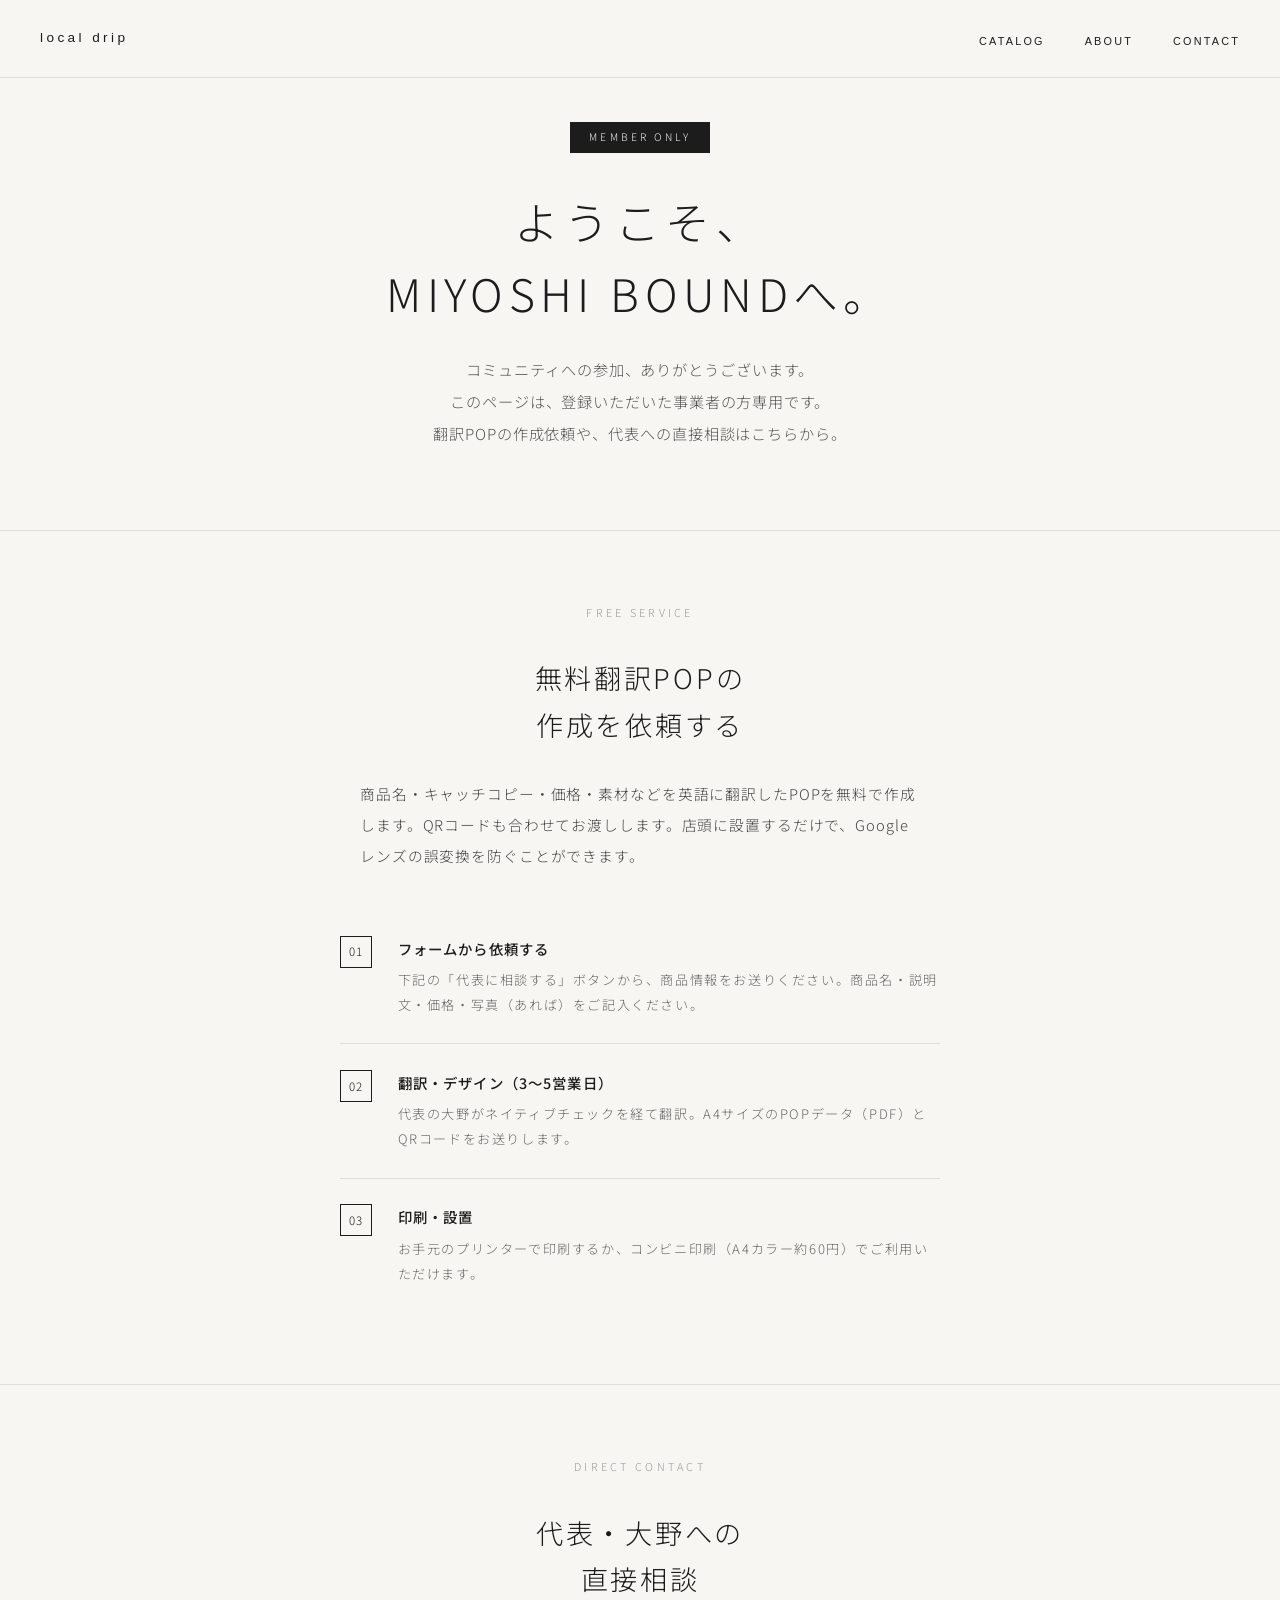
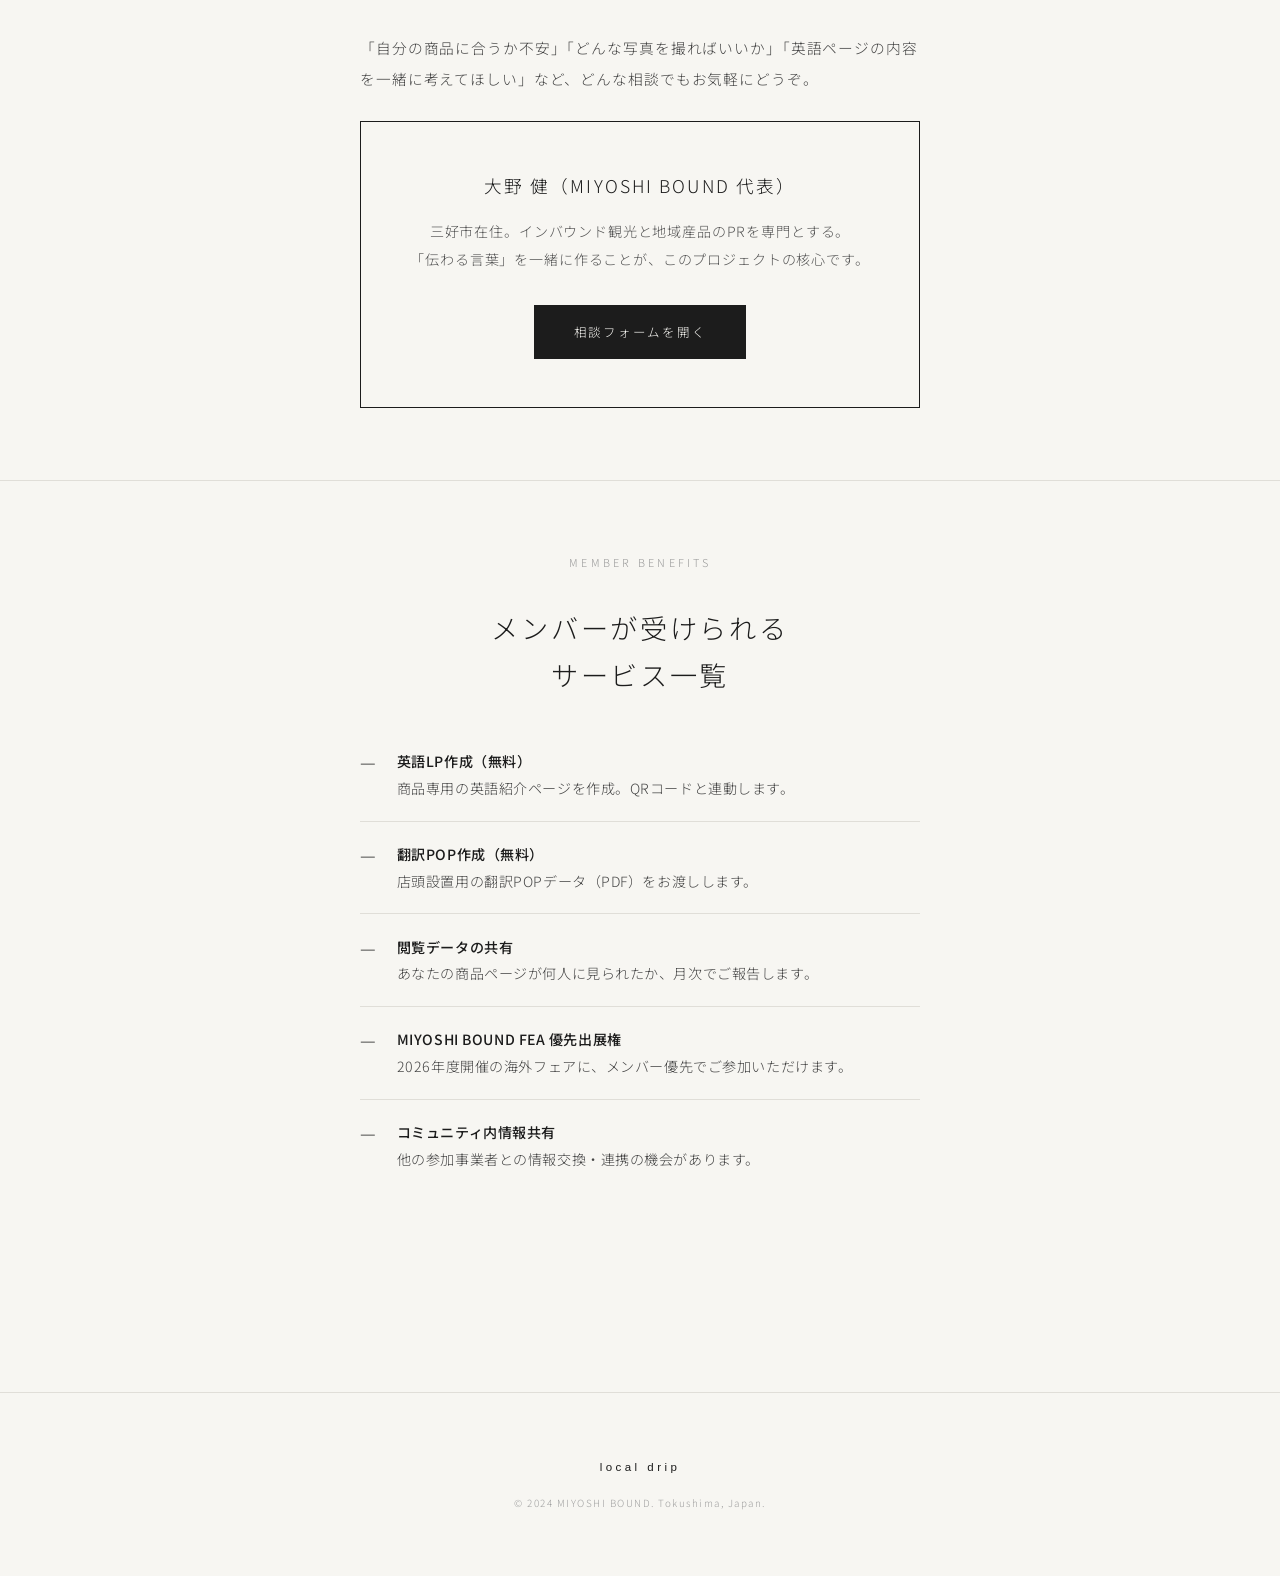
<file: member-only.html>
<!DOCTYPE html>
<html lang="ja">
<head>
  <meta charset="UTF-8">
  <meta name="viewport" content="width=device-width, initial-scale=1.0">
  <title>会員専用ページ — MIYOSHI BOUND</title>
  <meta name="description" content="MIYOSHI BOUNDコミュニティメンバー専用ページ。翻訳POP作成依頼・代表への直接相談はこちらから。">
  <link rel="preconnect" href="https://fonts.googleapis.com">
  <link rel="preconnect" href="https://fonts.gstatic.com" crossorigin>
  <link href="https://fonts.googleapis.com/css2?family=Noto+Sans+JP:wght@300;400;500&display=swap" rel="stylesheet">
  <link rel="stylesheet" href="css/style.css">
  <style>
    body { font-family: 'Noto Sans JP', 'Helvetica Neue', Helvetica, Arial, sans-serif; }
    .member-hero { padding: 120px 0 80px; text-align: center; border-bottom: 1px solid #E0DED8; }
    .member-hero__badge { display: inline-block; font-size: 0.65rem; letter-spacing: 0.3em; text-transform: uppercase; color: #F7F6F2; background: #1C1C1C; padding: 0.4rem 1.2rem; margin-bottom: 2rem; }
    .member-hero__title { font-size: clamp(1.8rem, 5vw, 2.8rem); font-weight: 300; letter-spacing: 0.12em; line-height: 1.6; color: #1C1C1C; margin-bottom: 1.6rem; }
    .member-hero__sub { font-size: 0.95rem; line-height: 2.1; letter-spacing: 0.06em; color: #555; max-width: 520px; margin: 0 auto; }
    .m-section { padding: 72px 0; border-bottom: 1px solid #E0DED8; }
    .m-section__label { font-size: 0.68rem; letter-spacing: 0.3em; text-transform: uppercase; color: #999; text-align: center; margin-bottom: 2rem; }
    .m-section__heading { font-size: clamp(1.2rem, 3vw, 1.7rem); font-weight: 300; letter-spacing: 0.1em; line-height: 1.7; color: #1C1C1C; text-align: center; margin-bottom: 2rem; max-width: 560px; margin-inline: auto; }
    .m-section__body { font-size: 0.92rem; line-height: 2.1; letter-spacing: 0.06em; color: #444; max-width: 560px; margin: 0 auto 1.6rem; }
    .pop-steps { max-width: 600px; margin: 2.4rem auto 0; }
    .pop-step { display: flex; gap: 1.6rem; padding: 1.6rem 0; border-bottom: 1px solid #E0DED8; align-items: flex-start; }
    .pop-step:last-child { border-bottom: none; }
    .pop-step__num { flex-shrink: 0; width: 2rem; height: 2rem; border: 1px solid #1C1C1C; display: flex; align-items: center; justify-content: center; font-size: 0.72rem; letter-spacing: 0.1em; color: #1C1C1C; }
    .pop-step__title { font-size: 0.9rem; font-weight: 500; letter-spacing: 0.08em; color: #1C1C1C; margin-bottom: 0.4rem; }
    .pop-step__desc { font-size: 0.82rem; line-height: 1.9; color: #666; }
    .consult-card { max-width: 560px; margin: 0 auto; border: 1px solid #1C1C1C; padding: 3rem 2.4rem; text-align: center; }
    .consult-card__title { font-size: 1.1rem; font-weight: 300; letter-spacing: 0.12em; color: #1C1C1C; margin-bottom: 1rem; }
    .consult-card__desc { font-size: 0.88rem; line-height: 2; letter-spacing: 0.06em; color: #555; margin-bottom: 2rem; }
    .btn-consult { display: inline-block; padding: 0.9rem 2.4rem; background: #1C1C1C; color: #F7F6F2; font-size: 0.78rem; letter-spacing: 0.22em; text-decoration: none; border: 1px solid #1C1C1C; transition: background 0.3s, color 0.3s; }
    .btn-consult:hover { background: transparent; color: #1C1C1C; }
    .info-list { max-width: 560px; margin: 0 auto; }
    .info-item { display: flex; gap: 1.2rem; padding: 1.2rem 0; border-bottom: 1px solid #E0DED8; }
    .info-item:last-child { border-bottom: none; }
    .info-item__icon { flex-shrink: 0; font-size: 1.1rem; line-height: 1.6; }
    .info-item__text { font-size: 0.88rem; line-height: 1.9; letter-spacing: 0.04em; color: #444; }
    .info-item__text strong { color: #1C1C1C; font-weight: 500; }
  </style>
</head>
<body>

  <nav class="nav nav--light">
    <a href="index.html" class="nav__logo">local drip</a>
    <ul class="nav__links">
      <li><a href="index-catalog.html">Catalog</a></li>
      <li><a href="about.html">About</a></li>
      <li><a href="contact.html">Contact</a></li>
    </ul>
  </nav>

  <header class="member-hero">
    <p class="member-hero__badge">Member Only</p>
    <h1 class="member-hero__title">ようこそ、<br>MIYOSHI BOUNDへ。</h1>
    <p class="member-hero__sub">
      コミュニティへの参加、ありがとうございます。<br>
      このページは、登録いただいた事業者の方専用です。<br>
      翻訳POPの作成依頼や、代表への直接相談はこちらから。
    </p>
  </header>

  <section class="m-section">
    <div class="container">
      <p class="m-section__label">Free Service</p>
      <h2 class="m-section__heading">無料翻訳POPの<br>作成を依頼する</h2>
      <p class="m-section__body">
        商品名・キャッチコピー・価格・素材などを英語に翻訳したPOPを無料で作成します。QRコードも合わせてお渡しします。店頭に設置するだけで、Googleレンズの誤変換を防ぐことができます。
      </p>
      <div class="pop-steps">
        <div class="pop-step">
          <div class="pop-step__num">01</div>
          <div>
            <p class="pop-step__title">フォームから依頼する</p>
            <p class="pop-step__desc">下記の「代表に相談する」ボタンから、商品情報をお送りください。商品名・説明文・価格・写真（あれば）をご記入ください。</p>
          </div>
        </div>
        <div class="pop-step">
          <div class="pop-step__num">02</div>
          <div>
            <p class="pop-step__title">翻訳・デザイン（3〜5営業日）</p>
            <p class="pop-step__desc">代表の大野がネイティブチェックを経て翻訳。A4サイズのPOPデータ（PDF）とQRコードをお送りします。</p>
          </div>
        </div>
        <div class="pop-step">
          <div class="pop-step__num">03</div>
          <div>
            <p class="pop-step__title">印刷・設置</p>
            <p class="pop-step__desc">お手元のプリンターで印刷するか、コンビニ印刷（A4カラー約60円）でご利用いただけます。</p>
          </div>
        </div>
      </div>
    </div>
  </section>

  <section class="m-section">
    <div class="container">
      <p class="m-section__label">Direct Contact</p>
      <h2 class="m-section__heading">代表・大野への<br>直接相談</h2>
      <p class="m-section__body">
        「自分の商品に合うか不安」「どんな写真を撮ればいいか」「英語ページの内容を一緒に考えてほしい」など、どんな相談でもお気軽にどうぞ。
      </p>
      <div class="consult-card">
        <p class="consult-card__title">大野 健（MIYOSHI BOUND 代表）</p>
        <p class="consult-card__desc">
          三好市在住。インバウンド観光と地域産品のPRを専門とする。<br>
          「伝わる言葉」を一緒に作ることが、このプロジェクトの核心です。
        </p>
        <a href="contact.html" class="btn-consult">相談フォームを開く</a>
      </div>
    </div>
  </section>

  <section class="m-section" style="border-bottom:none;">
    <div class="container">
      <p class="m-section__label">Member Benefits</p>
      <h2 class="m-section__heading">メンバーが受けられる<br>サービス一覧</h2>
      <div class="info-list">
        <div class="info-item">
          <span class="info-item__icon">—</span>
          <p class="info-item__text"><strong>英語LP作成（無料）</strong><br>商品専用の英語紹介ページを作成。QRコードと連動します。</p>
        </div>
        <div class="info-item">
          <span class="info-item__icon">—</span>
          <p class="info-item__text"><strong>翻訳POP作成（無料）</strong><br>店頭設置用の翻訳POPデータ（PDF）をお渡しします。</p>
        </div>
        <div class="info-item">
          <span class="info-item__icon">—</span>
          <p class="info-item__text"><strong>閲覧データの共有</strong><br>あなたの商品ページが何人に見られたか、月次でご報告します。</p>
        </div>
        <div class="info-item">
          <span class="info-item__icon">—</span>
          <p class="info-item__text"><strong>MIYOSHI BOUND FEA 優先出展権</strong><br>2026年度開催の海外フェアに、メンバー優先でご参加いただけます。</p>
        </div>
        <div class="info-item">
          <span class="info-item__icon">—</span>
          <p class="info-item__text"><strong>コミュニティ内情報共有</strong><br>他の参加事業者との情報交換・連携の機会があります。</p>
        </div>
      </div>
    </div>
  </section>

  <footer class="footer">
    <p class="footer__logo">local drip</p>
    <p class="footer__copy">© 2024 MIYOSHI BOUND. Tokushima, Japan.</p>
  </footer>

  <script src="js/tracking.js"></script>
  <script>MiyoshiTrack.send({ shop: 'member-only', type: 'view' });</script>
</body>
</html>
</file>
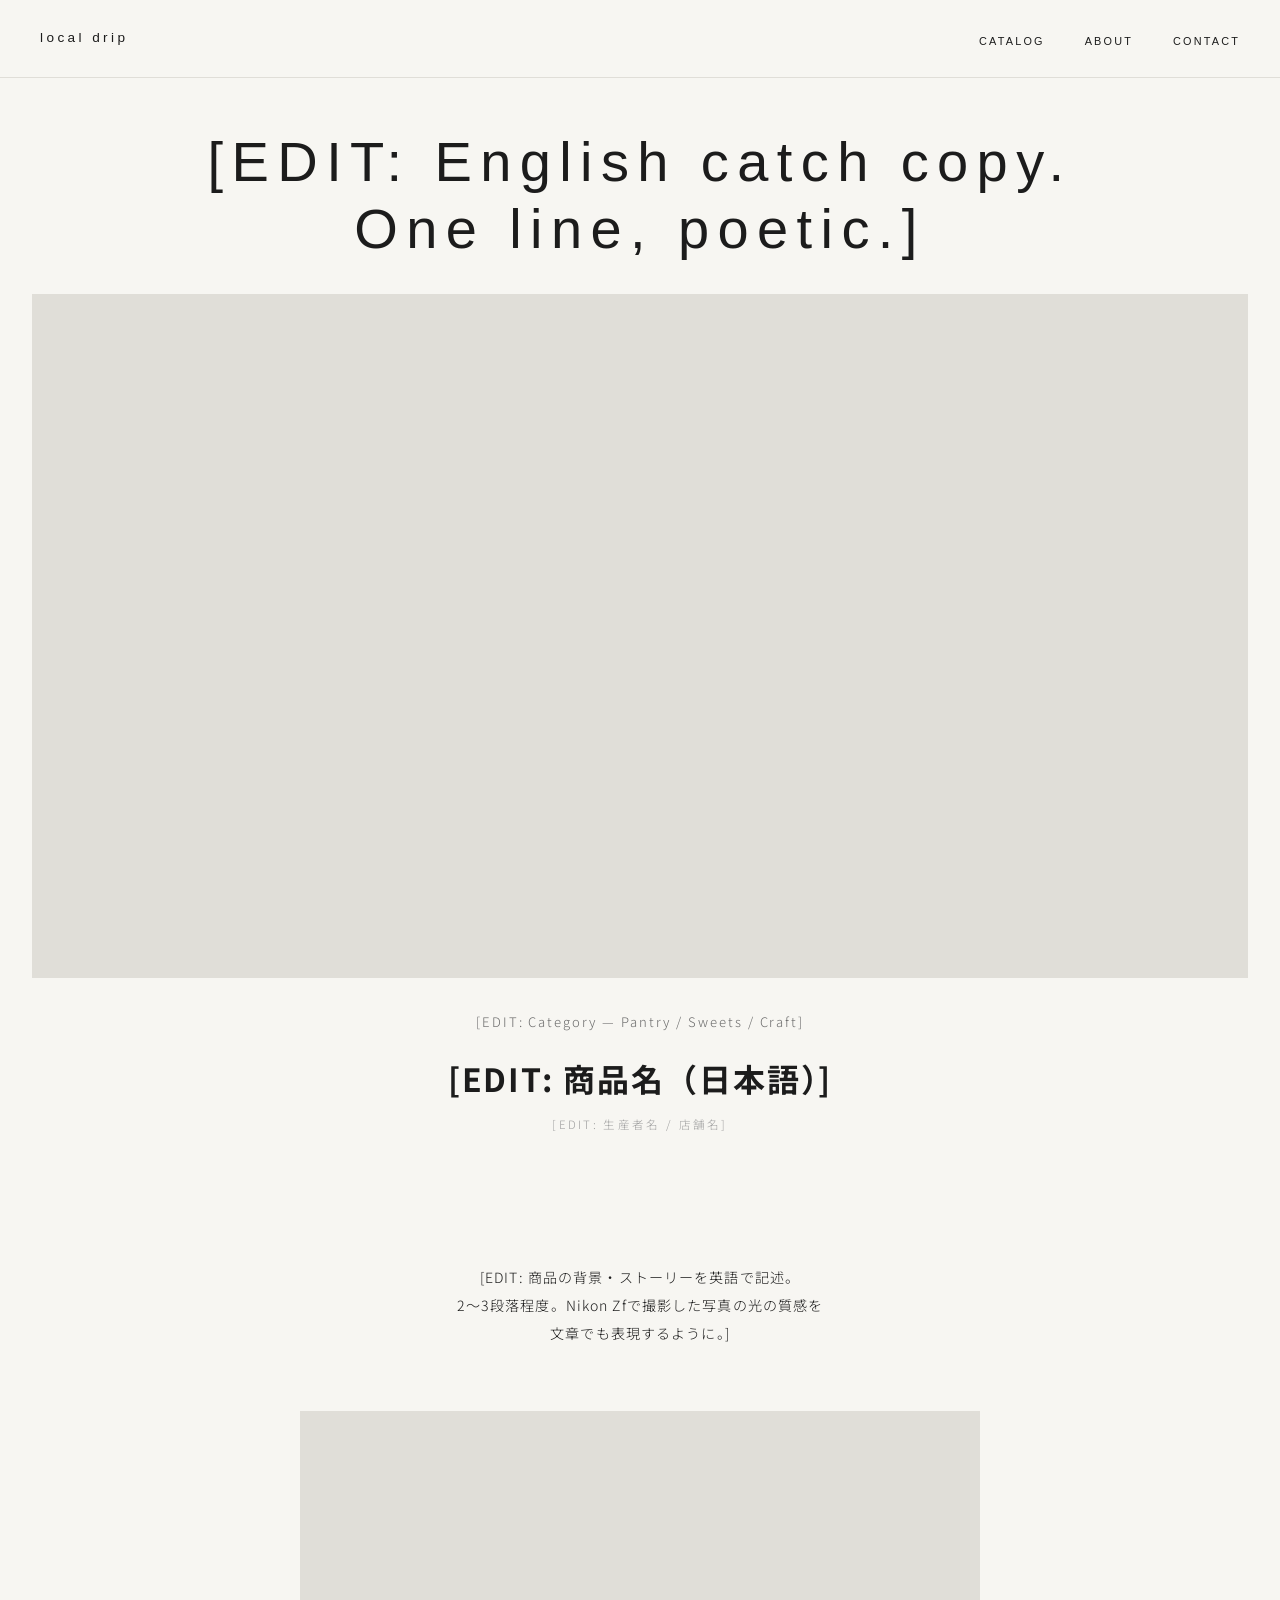
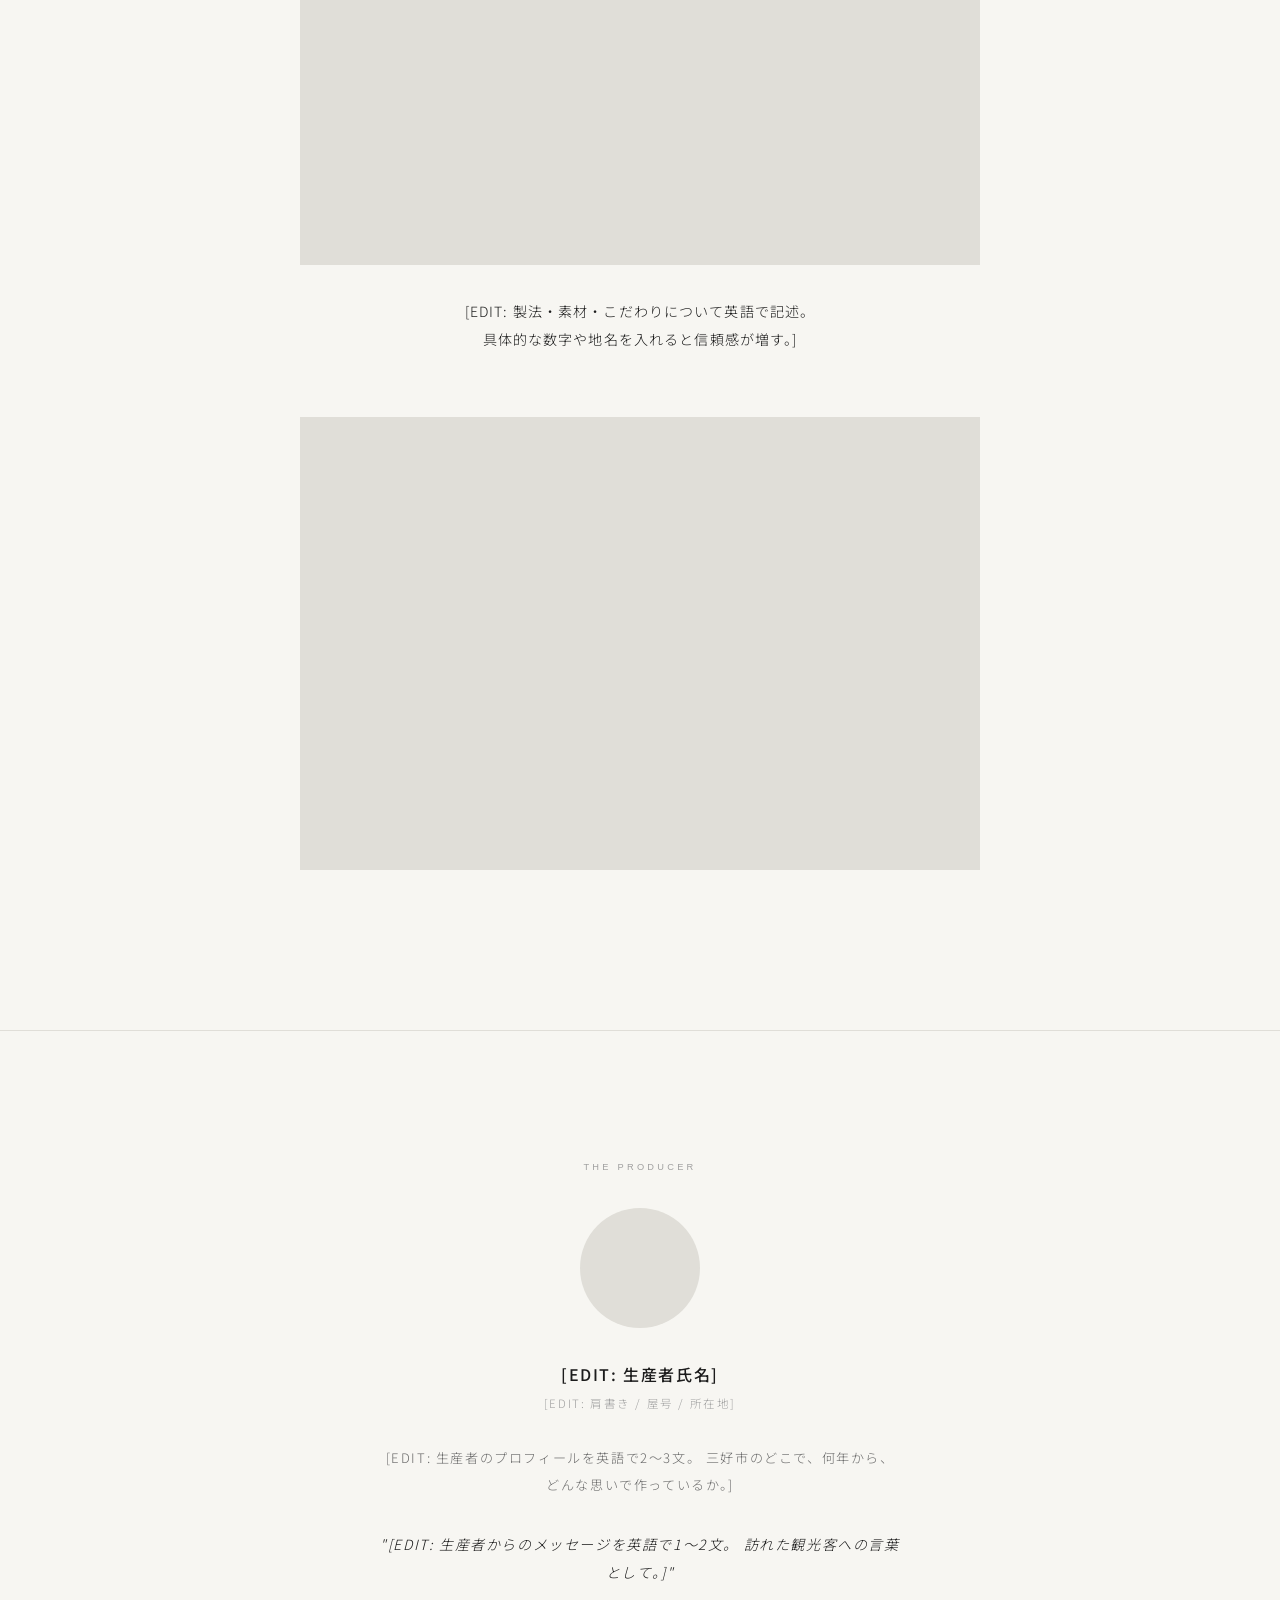
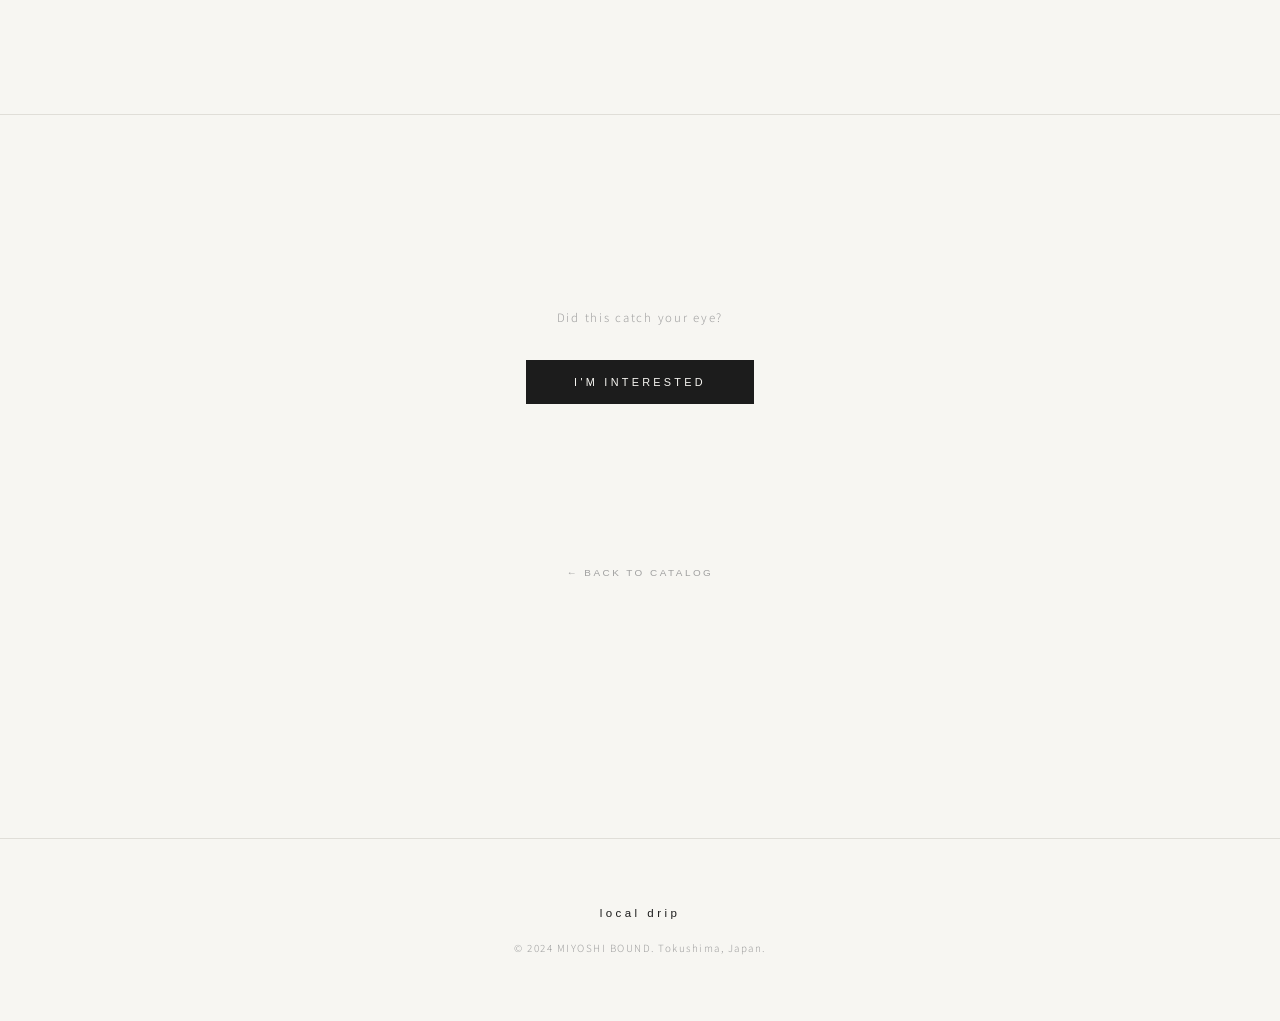
<file: template.html>
<!DOCTYPE html>
<html lang="en">
<head>
  <meta charset="UTF-8">
  <meta name="viewport" content="width=device-width, initial-scale=1.0">
  <title>[EDIT: Product Name] — MIYOSHI BOUND</title>
  <meta name="description" content="[EDIT: Product description for SEO — Miyoshi, Tokushima, Japan.]">
  <link rel="stylesheet" href="../css/style.css">
</head>
<body class="item-page">

  <!-- Navigation -->
  <nav class="nav nav--light">
    <a href="../index.html" class="nav__logo">local drip</a>
    <ul class="nav__links">
      <li><a href="../index-catalog.html">Catalog</a></li>
      <li><a href="../about.html">About</a></li>
      <li><a href="../contact.html">Contact</a></li>
    </ul>
  </nav>

  <!-- ── Eye-catch ──────────────────────────────────────── -->
  <section class="item-eyecatch">
    <p class="item-eyecatch__catch">
      [EDIT: English catch copy.<br>One line, poetic.]
    </p>

    <!--
      メイン写真: ../images/[shop-id]-main.jpg に差し替えてください
      例: <img class="item-eyecatch__image" src="../images/oboke-honey-main.jpg" alt="大歩危ハニー">
    -->
    <div class="item-eyecatch__image" style="background:#E0DED8; min-height:300px;"></div>

    <p class="item-eyecatch__subcatch">[EDIT: Category — Pantry / Sweets / Craft]</p>
    <h1 class="item-eyecatch__name">[EDIT: 商品名（日本語）]</h1>
    <p class="item-eyecatch__producer">[EDIT: 生産者名 / 店舗名]</p>
  </section>

  <!-- ── Story ─────────────────────────────────────────── -->
  <article class="story container--n">

    <div class="story__block">
      <p class="story__text">
        [EDIT: 商品の背景・ストーリーを英語で記述。<br>
        2〜3段落程度。Nikon Zfで撮影した写真の光の質感を<br>
        文章でも表現するように。]
      </p>
    </div>

    <!--
      サブ写真1: ../images/[shop-id]-sub1.jpg に差し替えてください
    -->
    <div class="story__image" style="background:#E0DED8;"></div>

    <div class="story__block">
      <p class="story__text">
        [EDIT: 製法・素材・こだわりについて英語で記述。<br>
        具体的な数字や地名を入れると信頼感が増す。]
      </p>
    </div>

    <!--
      サブ写真2: ../images/[shop-id]-sub2.jpg に差し替えてください
    -->
    <div class="story__image" style="background:#E0DED8;"></div>

  </article>

  <!-- ── Producer ───────────────────────────────────────── -->
  <section class="producer">
    <p class="producer__label">The Producer</p>

    <!--
      生産者の顔写真: ../images/[shop-id]-portrait.jpg に差し替えてください
    -->
    <div class="producer__portrait" style="background:#E0DED8;"></div>

    <p class="producer__name">[EDIT: 生産者氏名]</p>
    <p class="producer__title">[EDIT: 肩書き / 屋号 / 所在地]</p>
    <p class="producer__bio">
      [EDIT: 生産者のプロフィールを英語で2〜3文。
      三好市のどこで、何年から、どんな思いで作っているか。]
    </p>
    <p class="producer__message">
      "[EDIT: 生産者からのメッセージを英語で1〜2文。
      訪れた観光客への言葉として。]"
    </p>
  </section>

  <!-- ── I'm Interested ─────────────────────────────────── -->
  <section class="interest-section">
    <p class="interest-section__label">Did this catch your eye?</p>
    <button class="btn-interest" id="btnInterest" aria-label="I'm Interested">
      I'm Interested
    </button>
  </section>

  <!-- ── Back Link ──────────────────────────────────────── -->
  <a href="../index-catalog.html" class="back-link">← Back to Catalog</a>

  <!-- Footer -->
  <footer class="footer">
    <p class="footer__logo">local drip</p>
    <p class="footer__copy">© 2024 MIYOSHI BOUND. Tokushima, Japan.</p>
  </footer>

  <!-- ── Tracking ───────────────────────────────────────── -->
  <script src="../js/tracking.js"></script>
  <script>
    /**
     * PRODUCER CONFIG
     * ─────────────────────────────────────────────────────
     * このファイルを複製して各事業者ページを作成する際は
     * 以下の SHOP_ID を変更してください。
     * 例: 'oboke-honey', 'iya-washi', 'tenku-yamacya'
     *
     * SHOP_ID が未設定の場合は URLパラメータ ?shop= または
     * ファイル名から自動取得します。
     * ─────────────────────────────────────────────────────
     */
    var SHOP_ID = '[EDIT_SHOP_ID]';

    // フォールバック: URLパラメータ → ファイル名
    (function() {
      var params = new URLSearchParams(window.location.search);
      var fromParam = params.get('shop');
      if (fromParam) { SHOP_ID = fromParam; return; }
      if (SHOP_ID === '[EDIT_SHOP_ID]' || !SHOP_ID) {
        var filename = window.location.pathname.split('/').pop().replace('.html', '');
        SHOP_ID = filename || 'unknown';
      }
    })();

    // ページ閲覧ログ
    MiyoshiTrack.send({ shop: SHOP_ID, type: 'view' });

    // I'm Interested ボタン
    var btn = document.getElementById('btnInterest');
    if (btn) {
      btn.addEventListener('click', function() {
        if (btn.classList.contains('is-liked')) return;
        btn.classList.add('is-liked');
        btn.textContent = 'Thank you ♡';
        MiyoshiTrack.send({ shop: SHOP_ID, type: 'like' });
      });
    }
  </script>
</body>
</html>
</file>
<file: css/style.css>
/*
 * MIYOSHI BOUND — local drip
 * Design System v2
 *
 * Philosophy: 無印良品的ミニマリズム
 * - 背景: #F7F6F2（生成り）/ 文字: #1C1C1C（墨色）
 * - 英字: Helvetica / 日本語: Noto Sans JP
 * - line-height: 1.8 / letter-spacing: 0.1em
 * - 写真は枠線なし、大きな余白の中に配置
 */

@import url('https://fonts.googleapis.com/css2?family=Noto+Sans+JP:wght@300;400;500;700&display=swap');

/* ── Reset ─────────────────────────────────────── */
*, *::before, *::after { box-sizing: border-box; margin: 0; padding: 0; }
html { font-size: 16px; scroll-behavior: smooth; }
img { display: block; max-width: 100%; height: auto; }
a { color: inherit; text-decoration: none; }
ul, ol { list-style: none; }

/* ── Tokens ────────────────────────────────────── */
:root {
  --bg:        #F7F6F2;
  --ink:       #1C1C1C;
  --ink-light: #6B6B6B;
  --ink-muted: #A0A0A0;
  --border:    #E0DED8;
  --white:     #FFFFFF;
  --font-en:   Helvetica, 'Helvetica Neue', Arial, sans-serif;
  --font-jp:   'Noto Sans JP', sans-serif;
  --lh:        1.8;
  --ls:        0.1em;
  --sp-xs:     0.5rem;
  --sp-sm:     1rem;
  --sp-md:     2rem;
  --sp-lg:     4rem;
  --sp-xl:     8rem;
  --max-w:     960px;
  --max-w-n:   680px;
}

/* ── Base ──────────────────────────────────────── */
body {
  background: var(--bg);
  color: var(--ink);
  font-family: var(--font-jp);
  font-weight: 300;
  line-height: var(--lh);
  letter-spacing: var(--ls);
  -webkit-font-smoothing: antialiased;
}

/* ── Layout ────────────────────────────────────── */
.container    { max-width: var(--max-w); margin: 0 auto; padding: 0 var(--sp-md); }
.container--n { max-width: var(--max-w-n); margin: 0 auto; padding: 0 var(--sp-md); }
.text-center  { text-align: center; }

/* ── Nav ───────────────────────────────────────── */
.nav {
  position: fixed; top: 0; left: 0; right: 0; z-index: 100;
  display: flex; align-items: center; justify-content: space-between;
  padding: 1.5rem 2.5rem;
  transition: background 0.3s, border-color 0.3s;
}
.nav--light { background: var(--bg); border-bottom: 1px solid var(--border); }
.nav__logo {
  font-family: var(--font-en); font-weight: 300; font-size: 0.85rem;
  letter-spacing: 0.25em; text-transform: lowercase;
}
.nav__links { display: flex; gap: 2.5rem; }
.nav__links a {
  font-family: var(--font-en); font-size: 0.68rem; font-weight: 400;
  letter-spacing: 0.2em; text-transform: uppercase; transition: opacity 0.2s;
}
.nav__links a:hover { opacity: 0.45; }

/* ── Hero ──────────────────────────────────────── */
.hero {
  position: relative; width: 100%; height: 100vh; overflow: hidden;
  display: flex; flex-direction: column; align-items: center; justify-content: center;
  background: var(--bg);
}
.hero__bg {
  position: absolute; inset: 0; width: 100%; height: 100%;
  object-fit: cover; opacity: 0.72;
}
.hero__overlay {
  position: absolute; inset: 0;
  background: linear-gradient(to bottom, rgba(0,0,0,0.15) 0%, rgba(0,0,0,0.35) 100%);
}
.hero__content {
  position: relative; z-index: 2; text-align: center; color: var(--bg); padding: 0 2rem;
}
.hero__eyebrow {
  font-family: var(--font-en); font-size: 0.62rem; letter-spacing: 0.38em;
  text-transform: uppercase; opacity: 0.65; margin-bottom: 1.5rem;
}
.hero__title {
  font-family: var(--font-en); font-size: clamp(2.5rem, 8vw, 6rem);
  font-weight: 300; letter-spacing: 0.3em; text-transform: uppercase;
  line-height: 1.1; margin-bottom: 2rem;
}
.hero__subtitle {
  font-family: var(--font-jp); font-size: 0.75rem; font-weight: 300;
  letter-spacing: 0.22em; opacity: 0.65; margin-bottom: 3rem;
}
.hero__nav { display: flex; gap: 3rem; justify-content: center; }
.hero__nav a {
  font-family: var(--font-en); font-size: 0.62rem; letter-spacing: 0.3em;
  text-transform: uppercase; color: var(--bg); opacity: 0.7;
  border-bottom: 1px solid transparent; padding-bottom: 2px;
  transition: opacity 0.3s, border-color 0.3s;
}
.hero__nav a:hover { opacity: 1; border-bottom-color: var(--bg); }
.hero__footer {
  position: absolute; bottom: 2rem; left: 50%; transform: translateX(-50%);
  font-family: var(--font-en); font-size: 0.58rem; letter-spacing: 0.2em;
  color: var(--bg); opacity: 0.35; white-space: nowrap;
}

/* ── Page Header ───────────────────────────────── */
.page-header {
  padding: 7rem 0 var(--sp-lg); text-align: center;
  border-bottom: 1px solid var(--border); margin-bottom: var(--sp-lg);
}
.page-header__eyebrow {
  font-family: var(--font-en); font-size: 0.62rem; letter-spacing: 0.35em;
  text-transform: uppercase; color: var(--ink-muted); margin-bottom: var(--sp-sm);
}
.page-header__title {
  font-family: var(--font-en); font-size: clamp(1.4rem, 4vw, 2.2rem);
  font-weight: 300; letter-spacing: 0.25em; text-transform: uppercase;
}

/* ── Filter Bar ────────────────────────────────── */
.filter-bar {
  display: flex; justify-content: center; gap: 0;
  margin-bottom: var(--sp-lg); border-bottom: 1px solid var(--border);
}
.filter-btn {
  background: none; border: none; border-bottom: 2px solid transparent;
  margin-bottom: -1px; padding: 0.75rem 1.75rem;
  font-family: var(--font-en); font-size: 0.62rem; letter-spacing: 0.25em;
  text-transform: uppercase; color: var(--ink-muted); cursor: pointer;
  transition: color 0.2s, border-color 0.2s;
}
.filter-btn:hover { color: var(--ink); }
.filter-btn.is-active { color: var(--ink); border-bottom-color: var(--ink); }

/* ── Catalog Grid ──────────────────────────────── */
.catalog-grid {
  display: grid; grid-template-columns: repeat(3, 1fr);
  gap: 1px; background: var(--border); margin-bottom: var(--sp-xl);
}
.catalog-card {
  background: var(--bg); display: block;
  padding: var(--sp-md) var(--sp-md) var(--sp-lg);
  transition: background 0.2s; cursor: pointer;
}
.catalog-card:hover { background: var(--white); }
.catalog-card__image {
  width: 100%; aspect-ratio: 4/3; object-fit: cover;
  margin-bottom: var(--sp-md); background: var(--border);
}
.catalog-card__category {
  font-family: var(--font-en); font-size: 0.58rem; letter-spacing: 0.3em;
  text-transform: uppercase; color: var(--ink-muted); margin-bottom: 0.4rem;
}
.catalog-card__name {
  font-family: var(--font-jp); font-size: 1rem; font-weight: 700;
  letter-spacing: 0.04em; line-height: 1.4; margin-bottom: 0.5rem;
}
.catalog-card__desc {
  font-size: 0.78rem; font-weight: 300; color: var(--ink-light);
  line-height: 1.8; margin-bottom: var(--sp-md);
}
.catalog-card__cta {
  font-family: var(--font-en); font-size: 0.62rem; letter-spacing: 0.2em;
  text-transform: uppercase; color: var(--ink);
  border-bottom: 1px solid var(--ink); padding-bottom: 2px;
  display: inline-block; transition: opacity 0.2s;
}
.catalog-card:hover .catalog-card__cta { opacity: 0.45; }

/* ── Item LP ───────────────────────────────────── */
.item-page { padding-top: 0; }
.item-eyecatch { text-align: center; padding: var(--sp-xl) var(--sp-md) var(--sp-lg); }
.item-eyecatch__catch {
  font-family: var(--font-en); font-size: clamp(1.8rem, 5vw, 3.5rem);
  font-weight: 300; letter-spacing: 0.15em; line-height: 1.2; margin-bottom: var(--sp-md);
}
.item-eyecatch__image {
  width: 100%; aspect-ratio: 16/9; object-fit: cover; margin: var(--sp-md) 0;
}
.item-eyecatch__subcatch {
  font-size: 0.82rem; font-weight: 300; color: var(--ink-light);
  letter-spacing: 0.15em; margin-bottom: var(--sp-sm);
}
.item-eyecatch__name {
  font-family: var(--font-jp); font-size: clamp(1.4rem, 3vw, 2rem);
  font-weight: 700; letter-spacing: 0.06em; margin-bottom: 0.4rem;
}
.item-eyecatch__producer { font-size: 0.72rem; color: var(--ink-muted); letter-spacing: 0.2em; }

/* Story */
.story { padding: var(--sp-lg) 0; }
.story__block { margin-bottom: var(--sp-lg); text-align: center; }
.story__text {
  max-width: var(--max-w-n); margin: 0 auto;
  font-size: 0.88rem; font-weight: 300; line-height: 2; letter-spacing: 0.08em;
}
.story__image { width: 100%; aspect-ratio: 3/2; object-fit: cover; margin: var(--sp-md) 0; }

/* Producer */
.producer {
  padding: var(--sp-xl) var(--sp-md); text-align: center;
  border-top: 1px solid var(--border); border-bottom: 1px solid var(--border);
  margin: var(--sp-lg) 0;
}
.producer__label {
  font-family: var(--font-en); font-size: 0.58rem; letter-spacing: 0.35em;
  text-transform: uppercase; color: var(--ink-muted); margin-bottom: var(--sp-md);
}
.producer__portrait {
  width: 120px; height: 120px; border-radius: 50%; object-fit: cover;
  margin: 0 auto var(--sp-md); background: var(--border);
}
.producer__name { font-size: 1rem; font-weight: 500; margin-bottom: 0.25rem; }
.producer__title { font-size: 0.72rem; color: var(--ink-muted); margin-bottom: var(--sp-md); }
.producer__bio {
  max-width: 520px; margin: 0 auto var(--sp-md);
  font-size: 0.82rem; font-weight: 300; line-height: 2; color: var(--ink-light);
}
.producer__message {
  max-width: 520px; margin: 0 auto;
  font-size: 0.88rem; font-weight: 300; line-height: 2; font-style: italic;
}

/* Interest Button */
.interest-section { text-align: center; padding: var(--sp-xl) var(--sp-md); }
.interest-section__label {
  font-size: 0.72rem; color: var(--ink-muted); letter-spacing: 0.15em; margin-bottom: var(--sp-md);
}
.btn-interest {
  display: inline-block; background: var(--ink); color: var(--bg);
  font-family: var(--font-en); font-size: 0.68rem; font-weight: 400;
  letter-spacing: 0.3em; text-transform: uppercase;
  padding: 1rem 3rem; border: none; cursor: pointer; transition: opacity 0.3s;
}
.btn-interest:hover { opacity: 0.7; }
.btn-interest.is-liked { background: var(--ink-muted); cursor: default; }
.btn-interest.is-liked:hover { opacity: 1; }

/* Back Link */
.back-link {
  display: block; text-align: center; padding: var(--sp-md) 0 var(--sp-xl);
  font-family: var(--font-en); font-size: 0.62rem; letter-spacing: 0.25em;
  text-transform: uppercase; color: var(--ink-muted); transition: color 0.2s;
}
.back-link:hover { color: var(--ink); }

/* ── About Page ────────────────────────────────── */
.about-page { padding-top: 5rem; }
.section { padding: var(--sp-xl) 0; }
.section--bordered { border-top: 1px solid var(--border); }
.section__eyebrow {
  font-family: var(--font-en); font-size: 0.58rem; letter-spacing: 0.35em;
  text-transform: uppercase; color: var(--ink-muted); text-align: center; margin-bottom: var(--sp-sm);
}
.section__title {
  font-family: var(--font-jp); font-size: clamp(1.3rem, 3vw, 1.9rem);
  font-weight: 700; text-align: center; line-height: 1.5;
  letter-spacing: 0.04em; margin-bottom: var(--sp-md);
}
.section__lead {
  max-width: var(--max-w-n); margin: 0 auto var(--sp-lg);
  font-size: 0.88rem; font-weight: 300; line-height: 2;
  text-align: center; color: var(--ink-light);
}
.stat-row { display: flex; justify-content: center; gap: var(--sp-xl); margin: var(--sp-lg) 0; flex-wrap: wrap; }
.stat { text-align: center; }
.stat__num {
  font-family: var(--font-en); font-size: clamp(2.5rem, 6vw, 4rem);
  font-weight: 300; letter-spacing: -0.02em; line-height: 1; margin-bottom: 0.5rem;
}
.stat__label { font-size: 0.72rem; color: var(--ink-muted); letter-spacing: 0.15em; }
.problem-grid { display: grid; grid-template-columns: repeat(auto-fit, minmax(260px, 1fr)); gap: var(--sp-md); margin: var(--sp-lg) 0; }
.problem-card { background: var(--white); padding: var(--sp-md); border: 1px solid var(--border); }
.problem-card__num { font-family: var(--font-en); font-size: 2rem; font-weight: 300; color: var(--ink-muted); line-height: 1; margin-bottom: var(--sp-sm); }
.problem-card__title { font-weight: 700; font-size: 0.88rem; margin-bottom: 0.5rem; }
.problem-card__text { font-size: 0.78rem; font-weight: 300; color: var(--ink-light); line-height: 1.9; }
.solution-box { background: var(--ink); color: var(--bg); padding: var(--sp-lg) var(--sp-md); text-align: center; margin: var(--sp-lg) 0; }
.solution-box__title { font-family: var(--font-jp); font-size: 1.05rem; font-weight: 700; letter-spacing: 0.06em; margin-bottom: var(--sp-md); }
.solution-box__text { font-size: 0.82rem; font-weight: 300; line-height: 2; max-width: 560px; margin: 0 auto; opacity: 0.85; }
.feature-list { list-style: none; max-width: 560px; margin: var(--sp-md) auto 0; }
.feature-list li {
  font-size: 0.78rem; font-weight: 300; padding: 0.6rem 0;
  border-bottom: 1px solid rgba(247,246,242,0.15);
  display: flex; align-items: flex-start; gap: 0.75rem; text-align: left;
}
.feature-list li::before { content: '—'; opacity: 0.4; flex-shrink: 0; }
.fair-section { background: var(--white); border: 1px solid var(--border); padding: var(--sp-lg) var(--sp-md); text-align: center; margin: var(--sp-lg) 0; }
.fair-section__badge {
  display: inline-block; background: var(--ink); color: var(--bg);
  font-family: var(--font-en); font-size: 0.58rem; letter-spacing: 0.3em;
  text-transform: uppercase; padding: 0.3rem 1rem; margin-bottom: var(--sp-md);
}
.fair-section__title { font-size: 1.2rem; font-weight: 700; margin-bottom: var(--sp-sm); }
.fair-section__sub { font-size: 0.78rem; color: var(--ink-light); margin-bottom: var(--sp-md); line-height: 1.9; }
.venue-list { display: flex; justify-content: center; gap: var(--sp-md); flex-wrap: wrap; margin-top: var(--sp-md); }
.venue-tag { font-size: 0.72rem; border: 1px solid var(--border); padding: 0.4rem 1rem; letter-spacing: 0.1em; }
.btn-cta {
  display: inline-block; background: var(--ink); color: var(--bg);
  font-family: var(--font-jp); font-size: 0.85rem; font-weight: 500;
  letter-spacing: 0.15em; padding: 1.1rem 3rem; border: none; cursor: pointer;
  transition: opacity 0.3s; text-decoration: none;
}
.btn-cta:hover { opacity: 0.7; }
.btn-cta--outline { background: transparent; color: var(--ink); border: 1px solid var(--ink); }

/* ── Member Page ───────────────────────────────── */
.member-page { padding-top: 6rem; min-height: 100vh; }
.member-welcome { text-align: center; padding: var(--sp-xl) var(--sp-md); border-bottom: 1px solid var(--border); }
.member-welcome__title {
  font-family: var(--font-en); font-size: clamp(1.4rem, 4vw, 2.2rem);
  font-weight: 300; letter-spacing: 0.2em; text-transform: uppercase; margin-bottom: var(--sp-sm);
}
.member-welcome__sub { font-size: 0.82rem; color: var(--ink-light); letter-spacing: 0.1em; }
.member-section { padding: var(--sp-lg) var(--sp-md); max-width: var(--max-w-n); margin: 0 auto; border-bottom: 1px solid var(--border); }
.member-section__num { font-family: var(--font-en); font-size: 0.58rem; letter-spacing: 0.3em; color: var(--ink-muted); margin-bottom: var(--sp-sm); }
.member-section__title { font-size: 1rem; font-weight: 700; margin-bottom: var(--sp-sm); }
.member-section__text { font-size: 0.85rem; font-weight: 300; line-height: 2; color: var(--ink-light); margin-bottom: var(--sp-md); }
.step-list { list-style: none; counter-reset: step; }
.step-list li {
  counter-increment: step; display: flex; gap: var(--sp-sm);
  align-items: flex-start; padding: 0.75rem 0; border-bottom: 1px solid var(--border);
  font-size: 0.85rem; font-weight: 300; line-height: 1.8;
}
.step-list li::before {
  content: counter(step, decimal-leading-zero); font-family: var(--font-en);
  font-size: 0.68rem; color: var(--ink-muted); flex-shrink: 0; padding-top: 0.1rem;
}

/* ── Contact ───────────────────────────────────── */
.contact-page { padding-top: 6rem; min-height: 100vh; }
.contact-form-wrap { max-width: 640px; margin: 0 auto; padding: var(--sp-lg) var(--sp-md); }
.contact-form-wrap iframe { width: 100%; min-height: 700px; border: none; }

/* ── Footer ────────────────────────────────────── */
.footer { padding: var(--sp-lg) var(--sp-md); text-align: center; border-top: 1px solid var(--border); margin-top: var(--sp-xl); }
.footer__logo { font-family: var(--font-en); font-size: 0.72rem; font-weight: 300; letter-spacing: 0.3em; text-transform: lowercase; margin-bottom: var(--sp-sm); }
.footer__copy { font-size: 0.62rem; color: var(--ink-muted); letter-spacing: 0.15em; }

/* ── Divider ───────────────────────────────────── */
.divider   { width: 1px; height: 3rem; background: var(--border); margin: var(--sp-md) auto; }
.divider--h { width: 3rem; height: 1px; background: var(--border); margin: var(--sp-md) auto; }

/* ── Responsive ────────────────────────────────── */
@media (max-width: 768px) {
  :root { --sp-lg: 3rem; --sp-xl: 5rem; }
  .nav { padding: 1.2rem 1.5rem; }
  .nav__links { gap: 1.5rem; }
  .catalog-grid { grid-template-columns: repeat(2, 1fr); }
  .filter-btn { padding: 0.75rem 1rem; }
  .stat-row { gap: var(--sp-lg); }
  .problem-grid { grid-template-columns: 1fr; }
}
@media (max-width: 480px) {
  .nav__links { gap: 1rem; }
  .nav__links a { font-size: 0.58rem; }
  .catalog-grid { grid-template-columns: repeat(2, 1fr); gap: 1px; }
  .catalog-card { padding: var(--sp-sm) var(--sp-sm) var(--sp-md); }
  .catalog-card__name { font-size: 0.88rem; }
  .filter-bar { overflow-x: auto; justify-content: flex-start; padding: 0 var(--sp-sm); }
  .hero__nav { gap: 1.5rem; }
}
</file>
